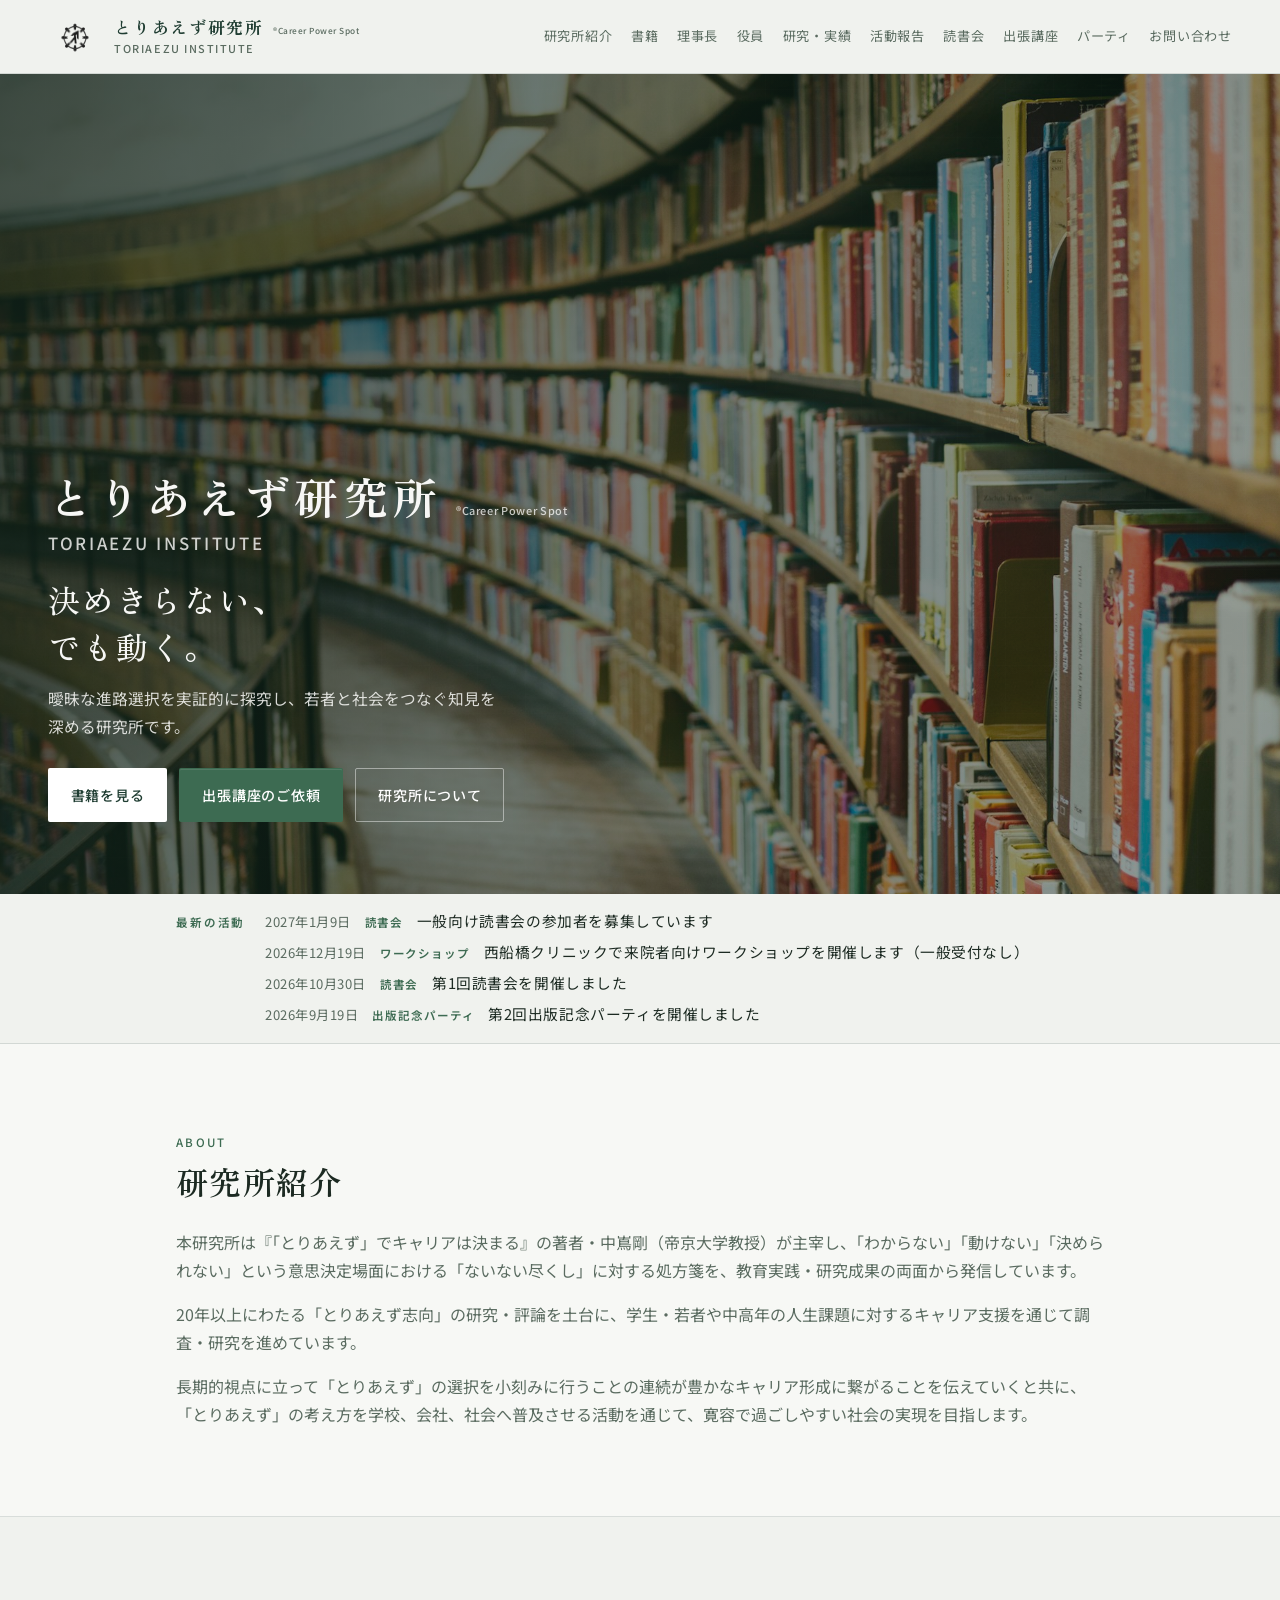
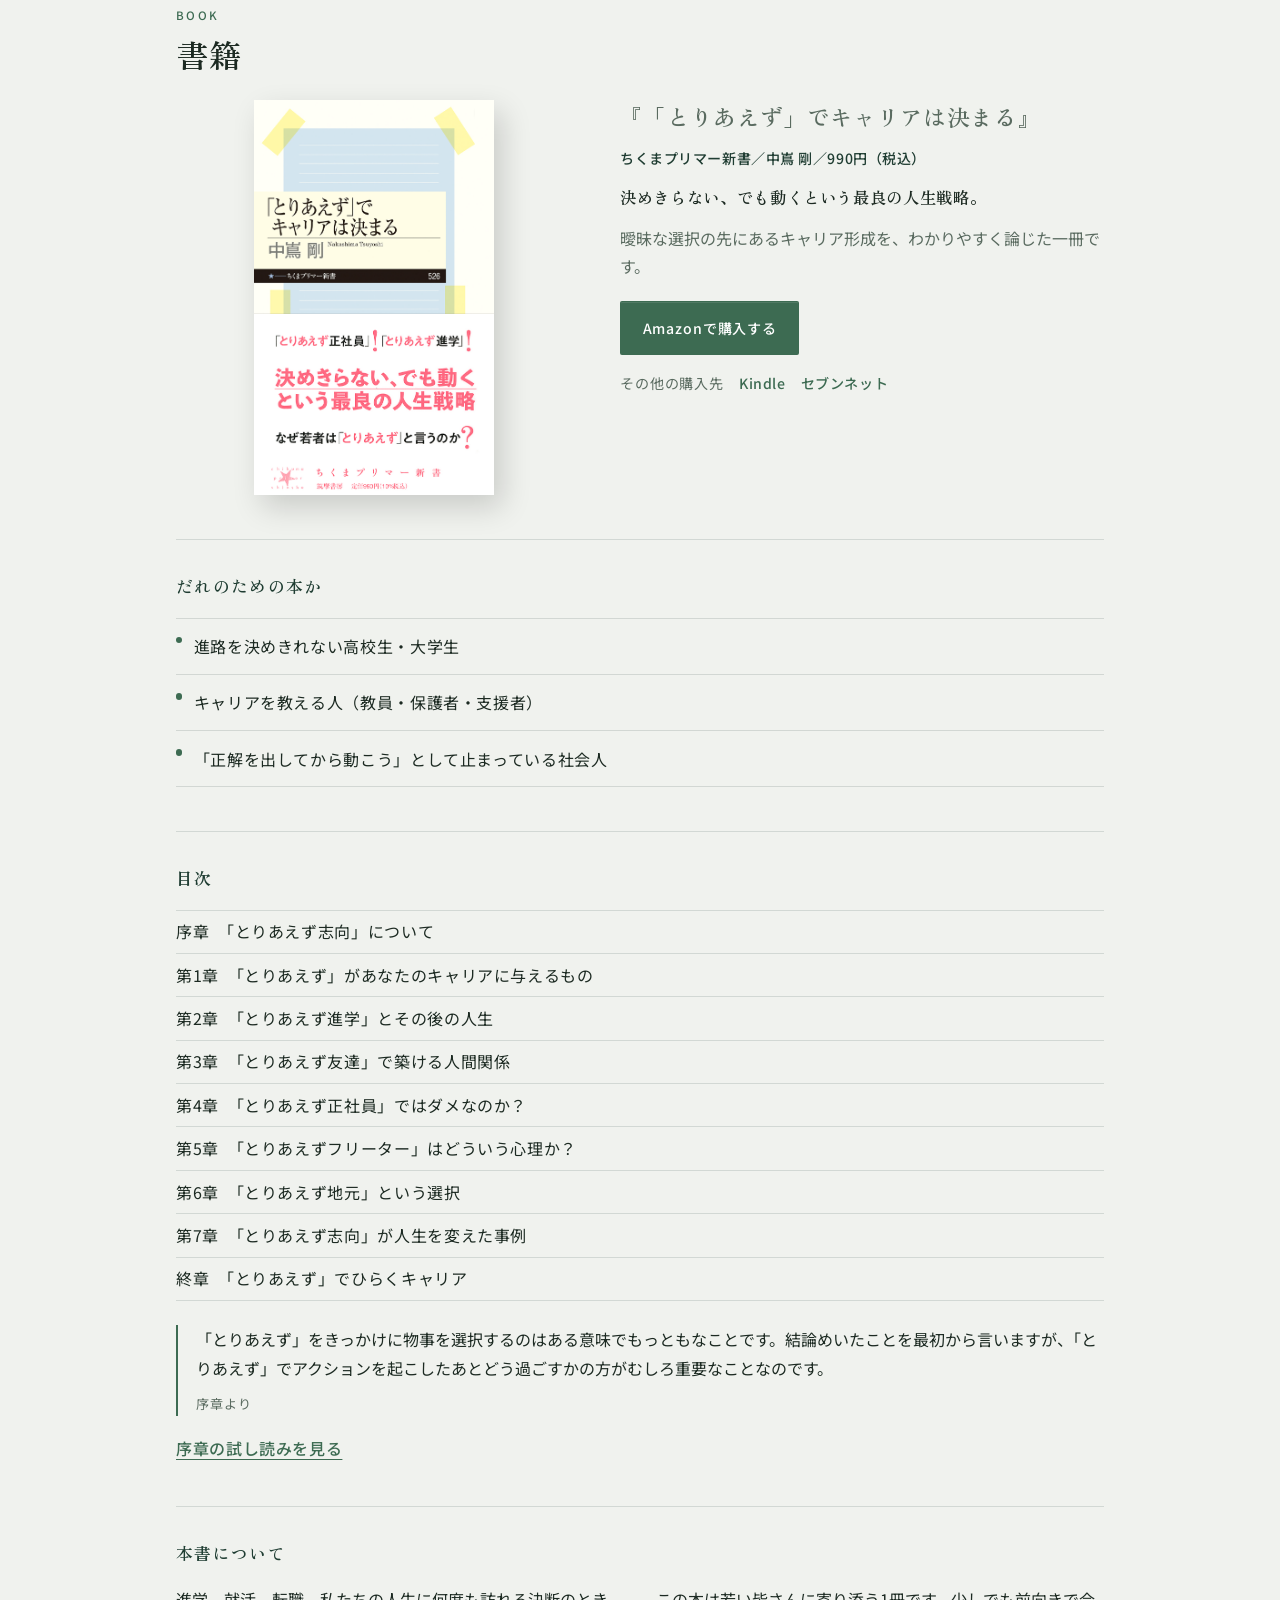
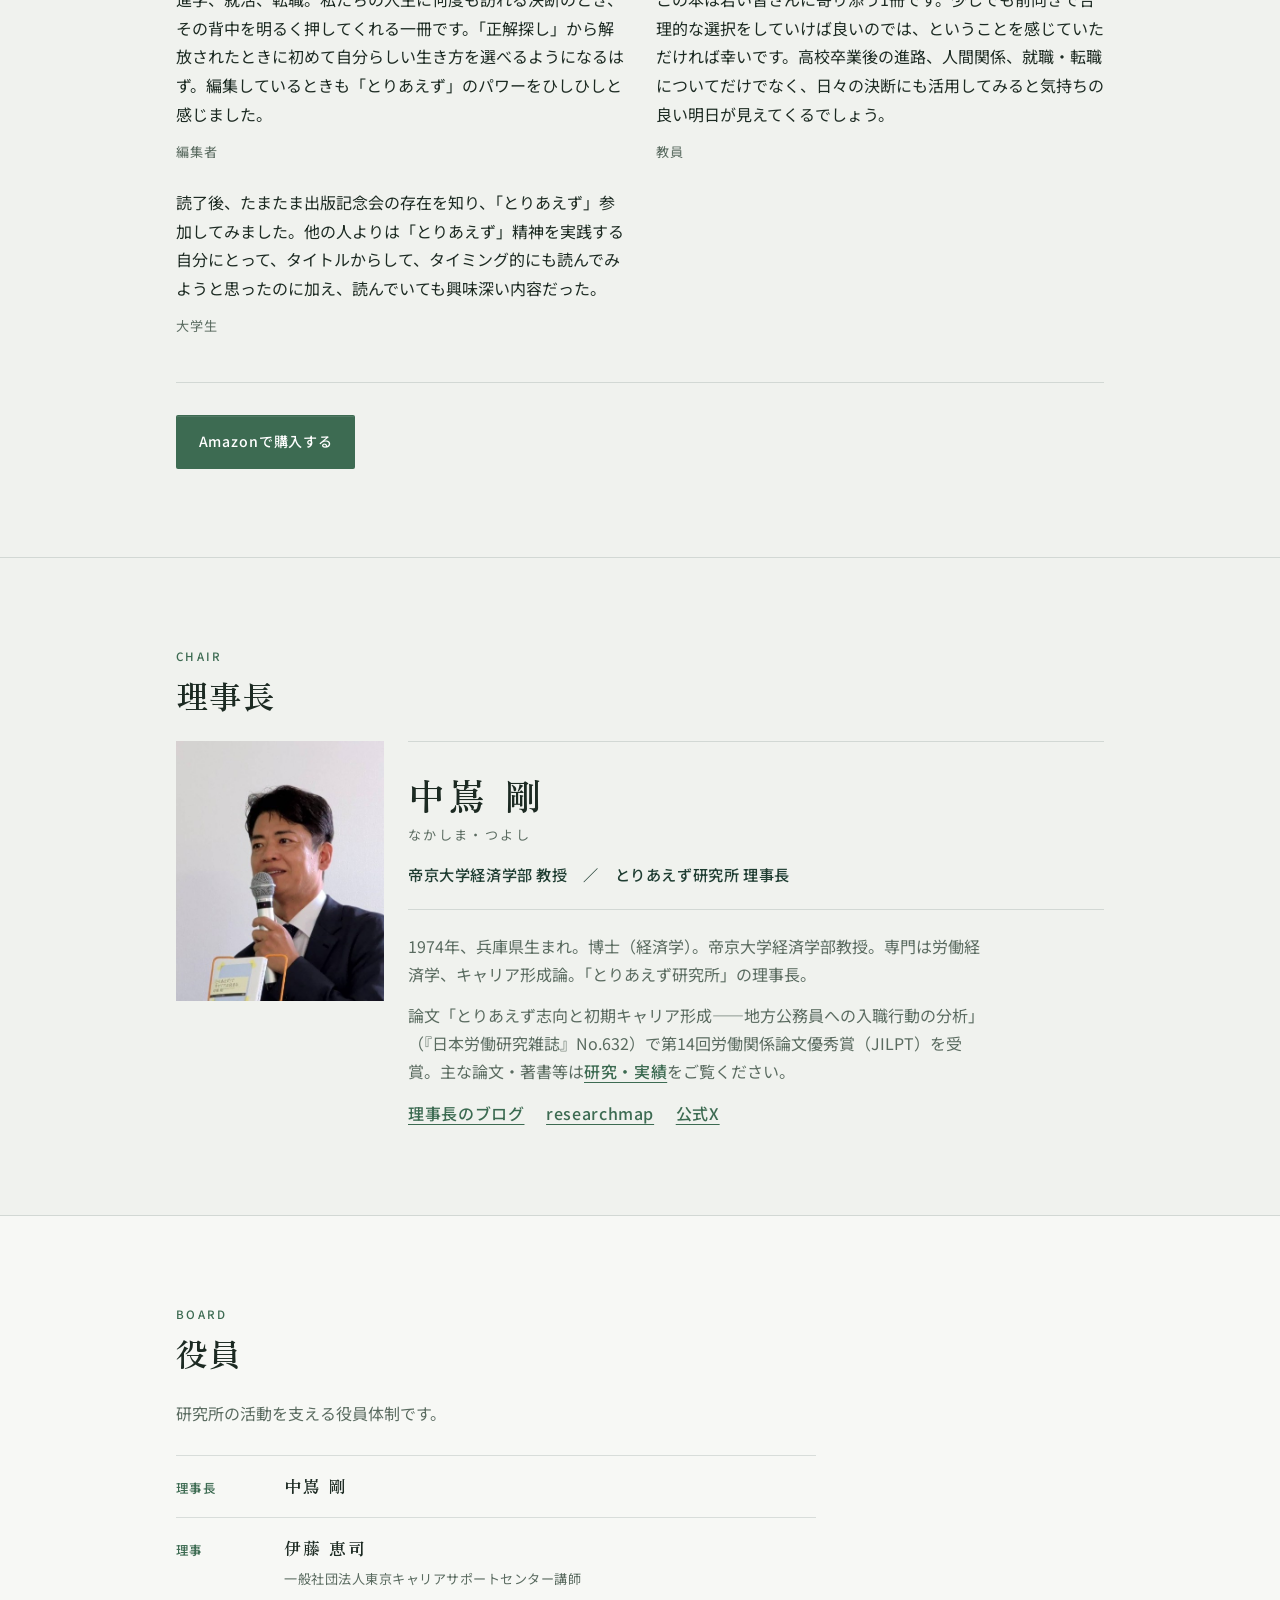
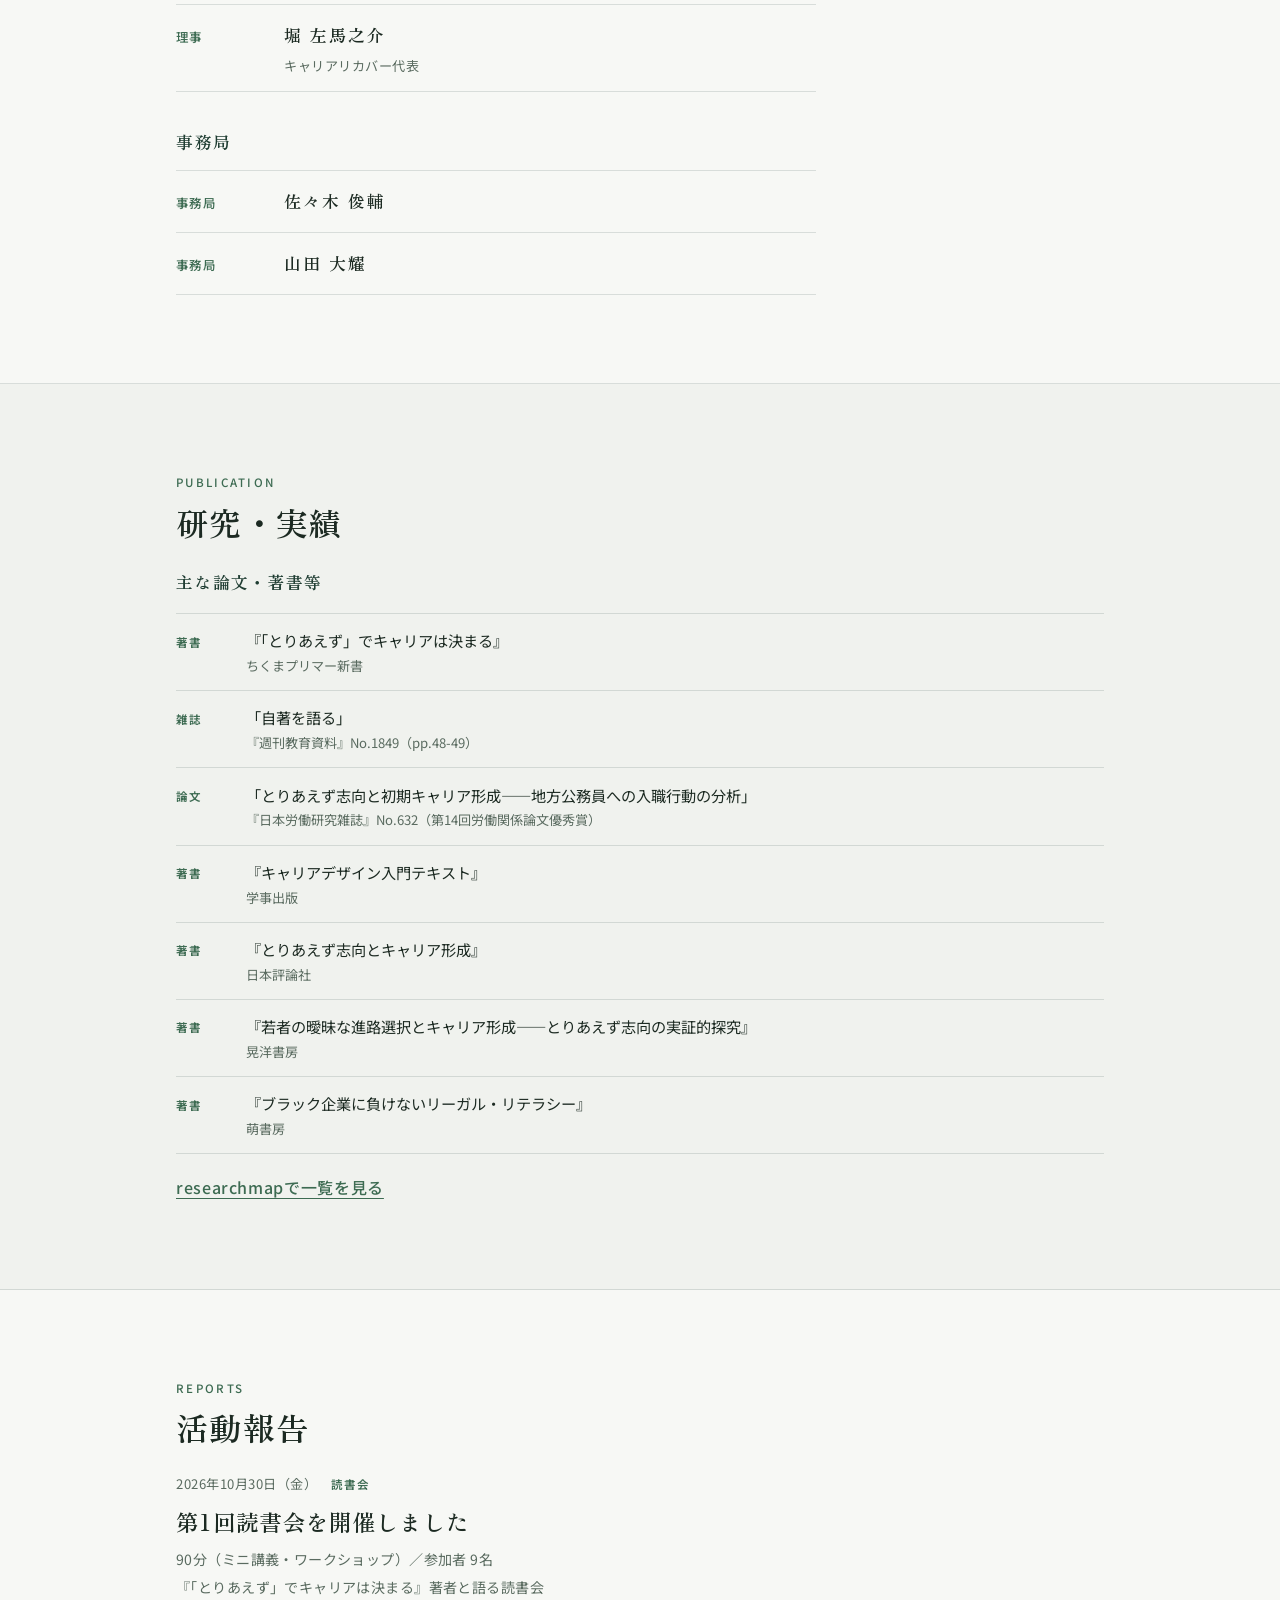
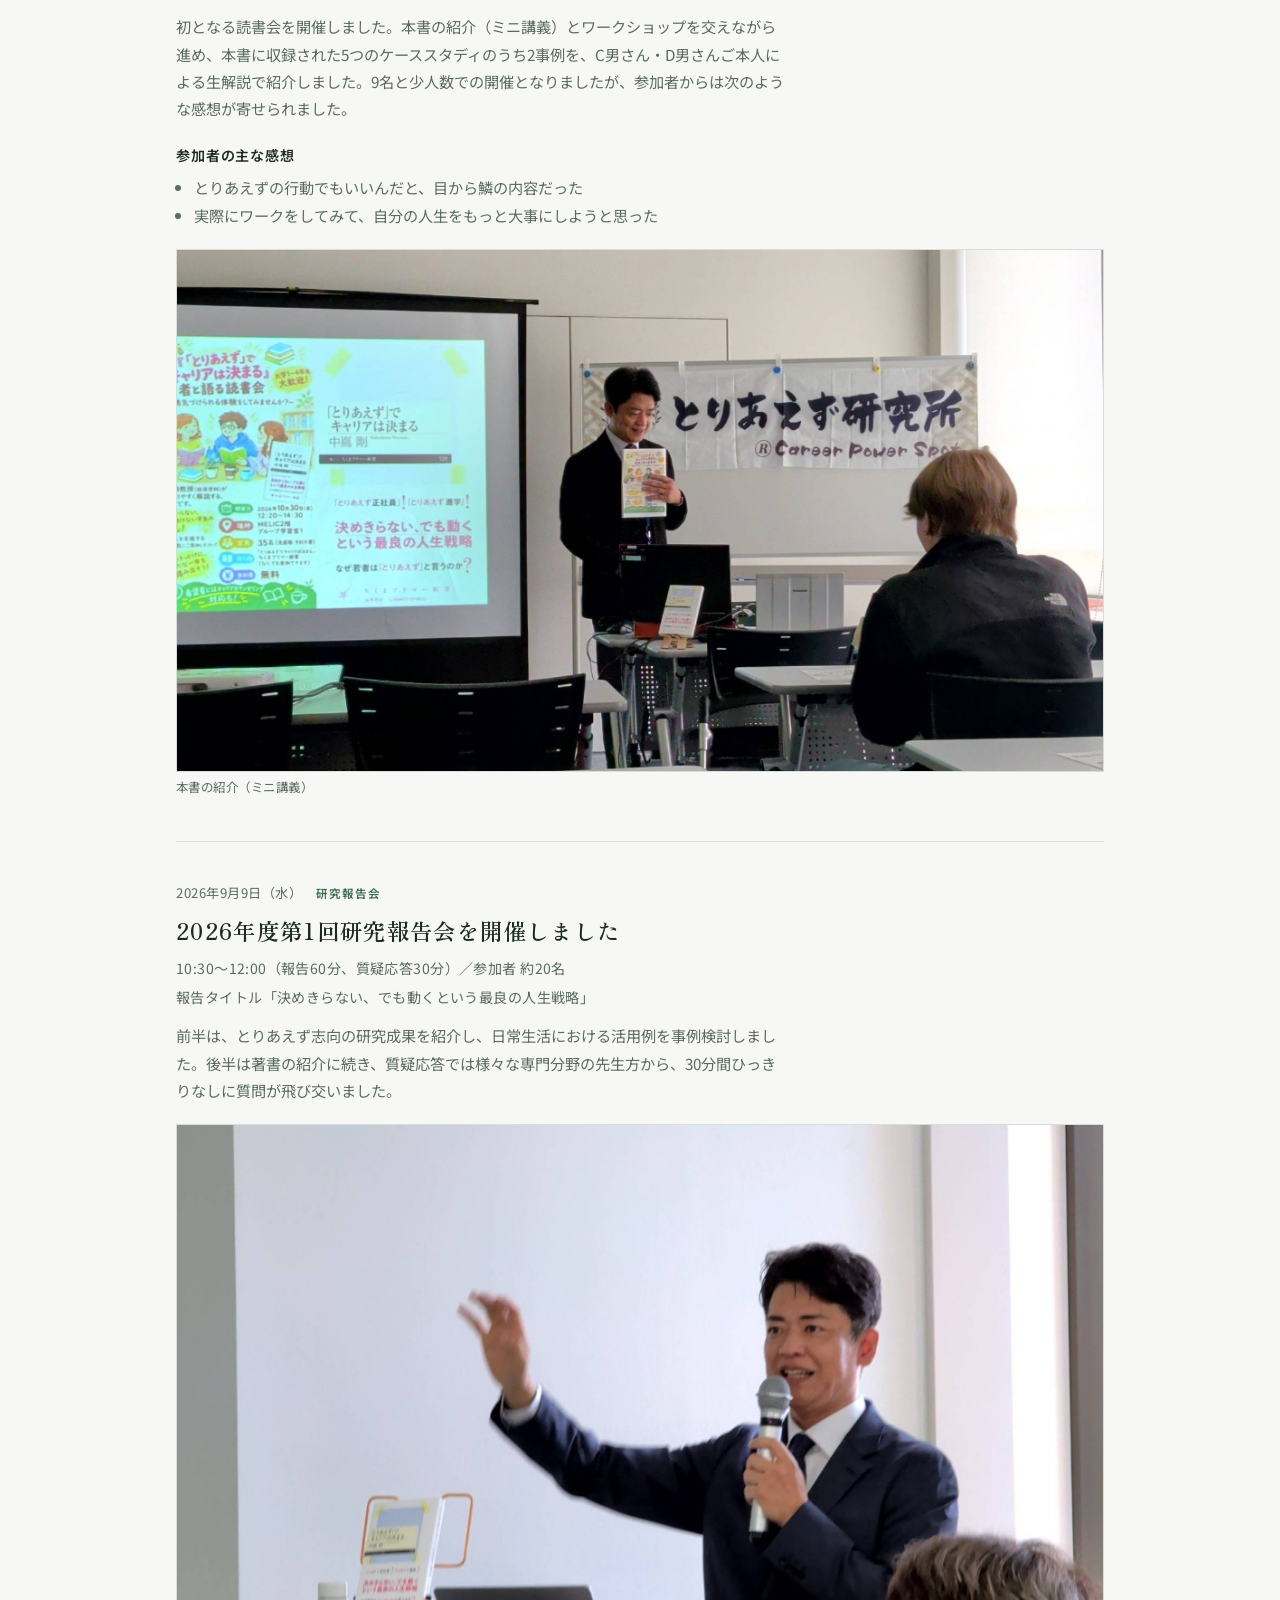
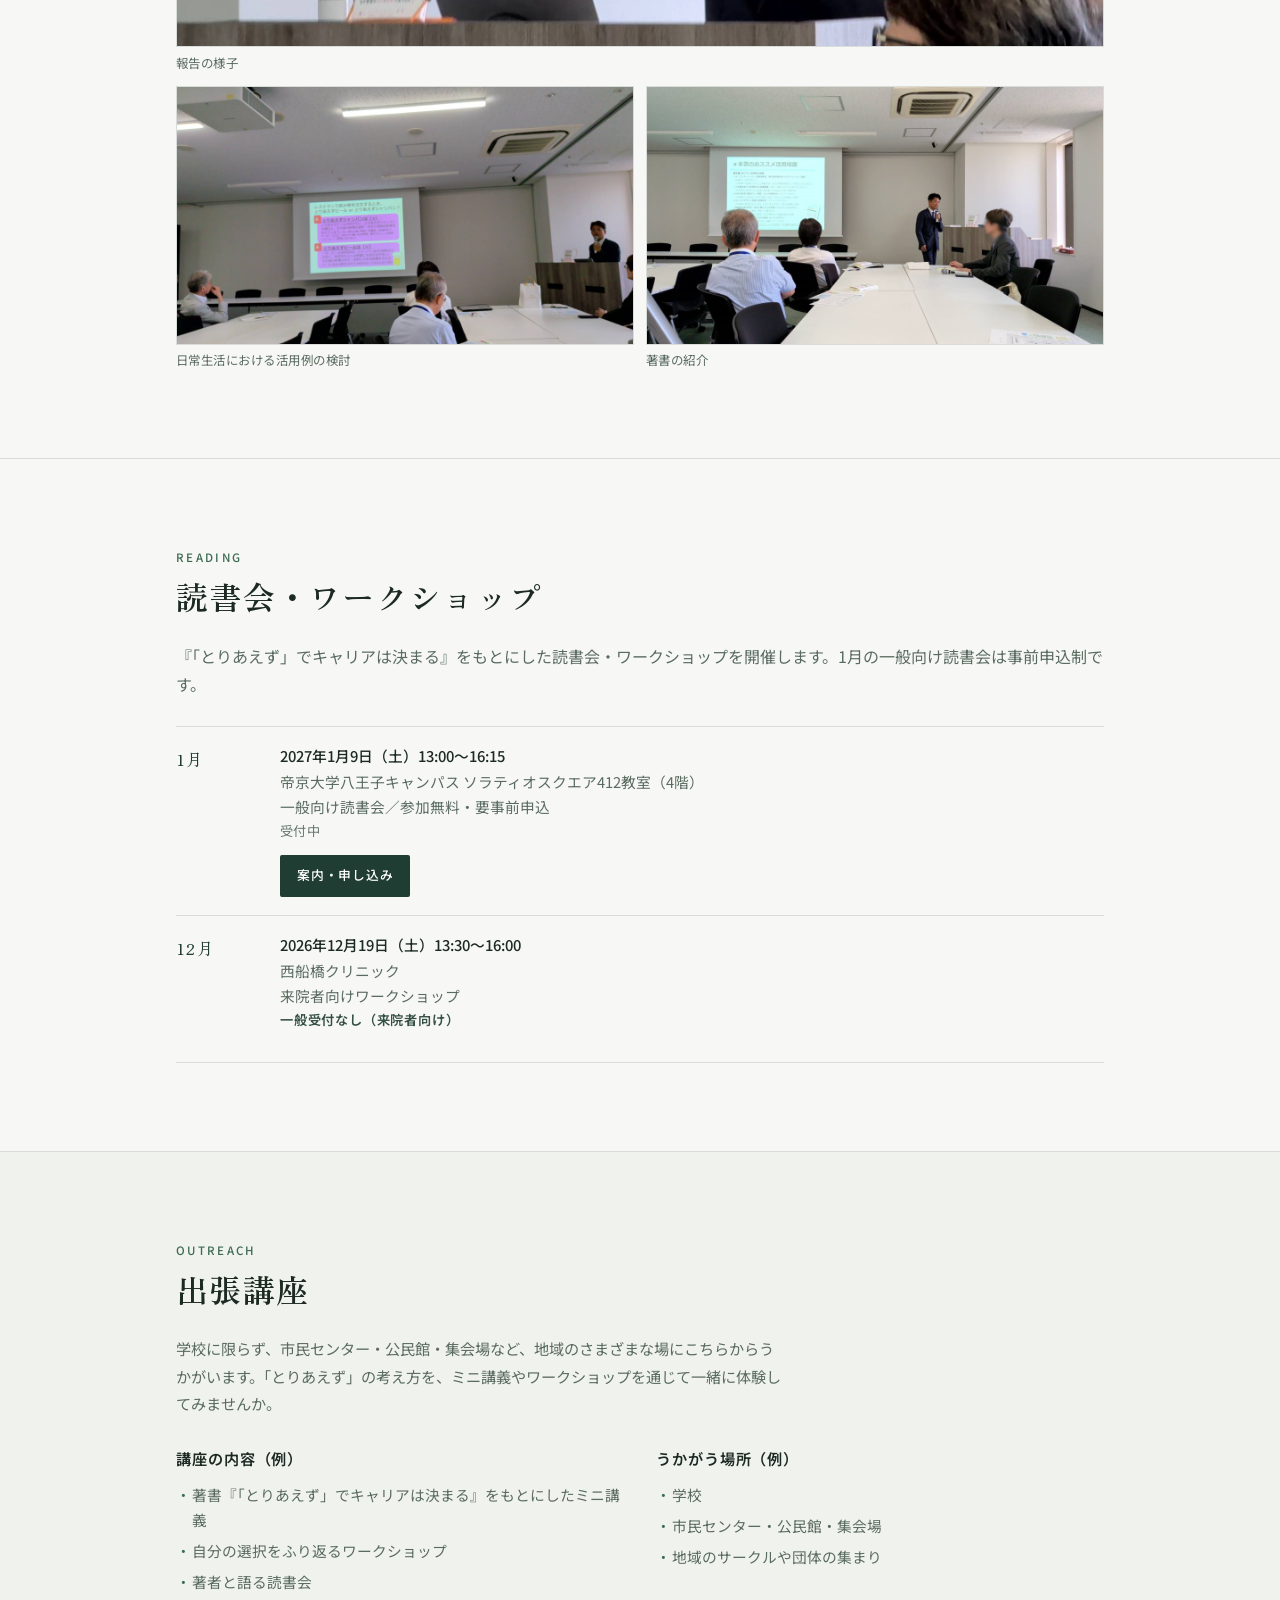
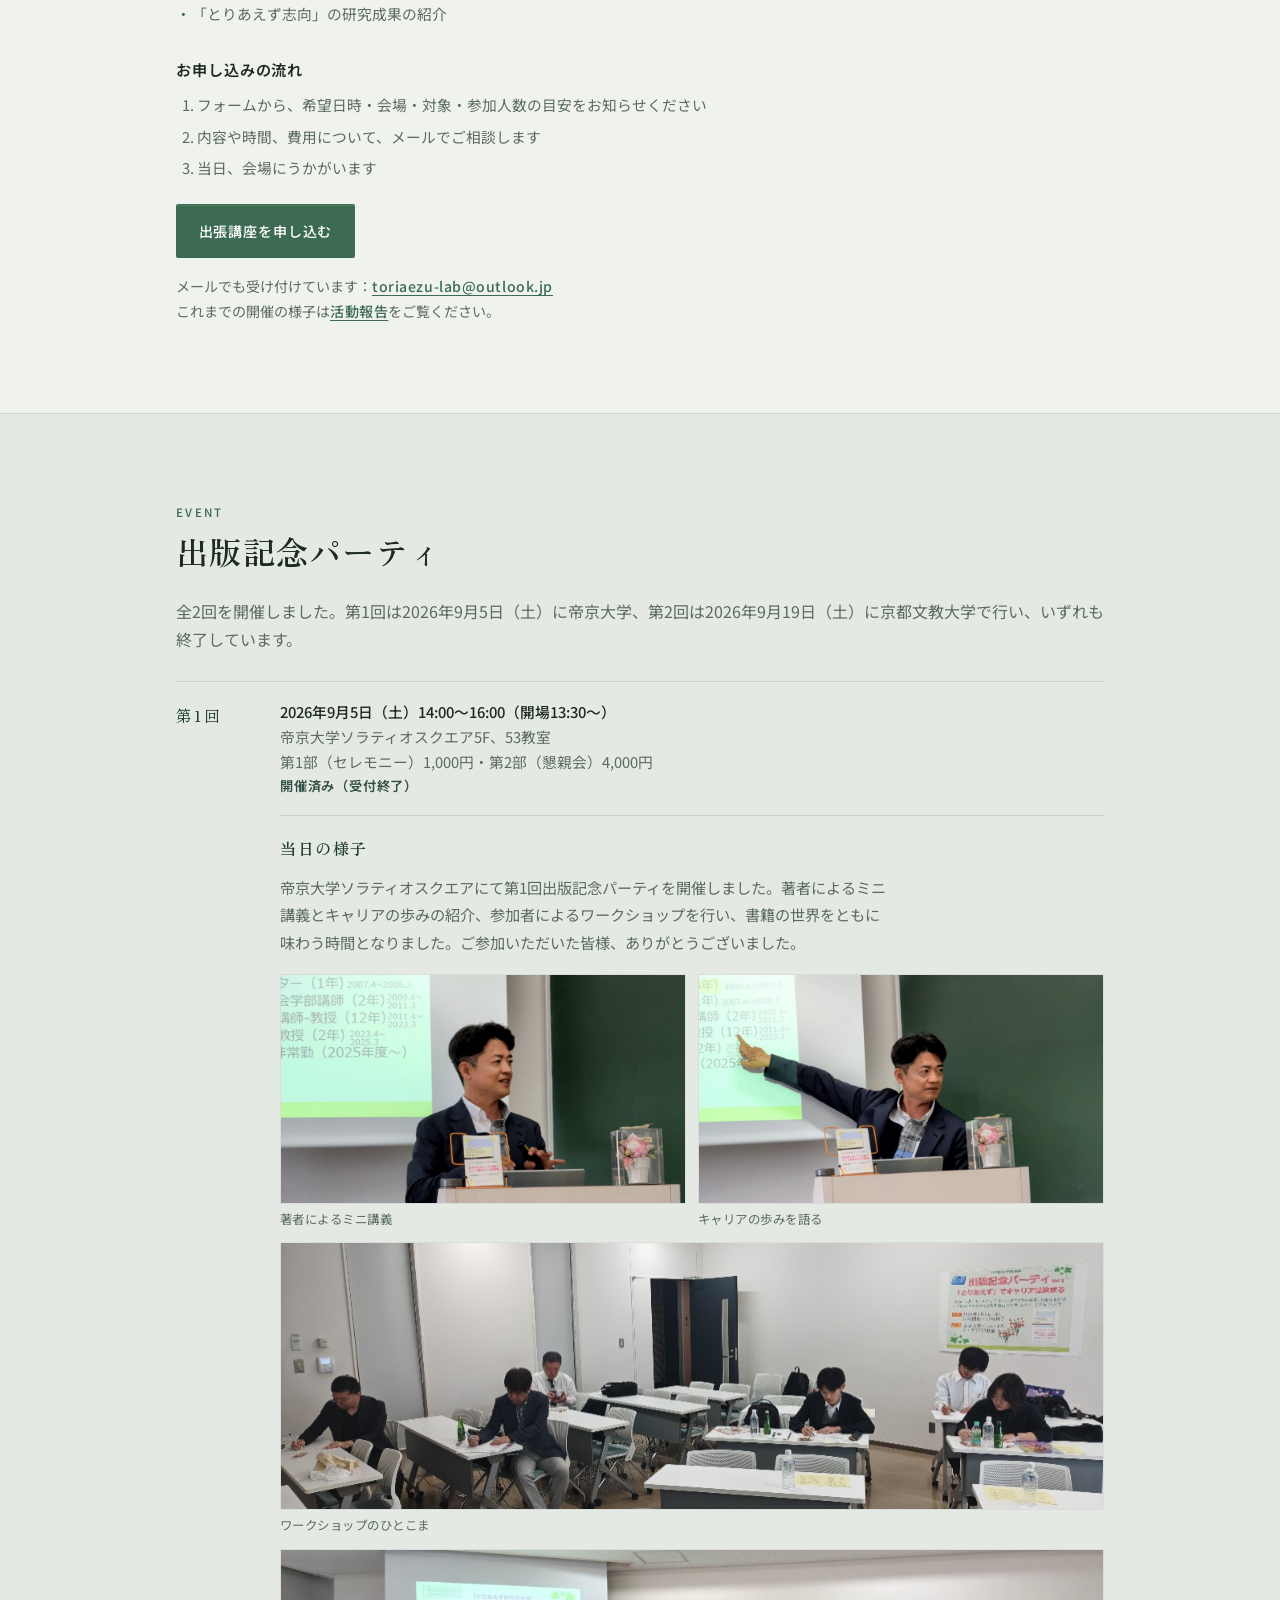
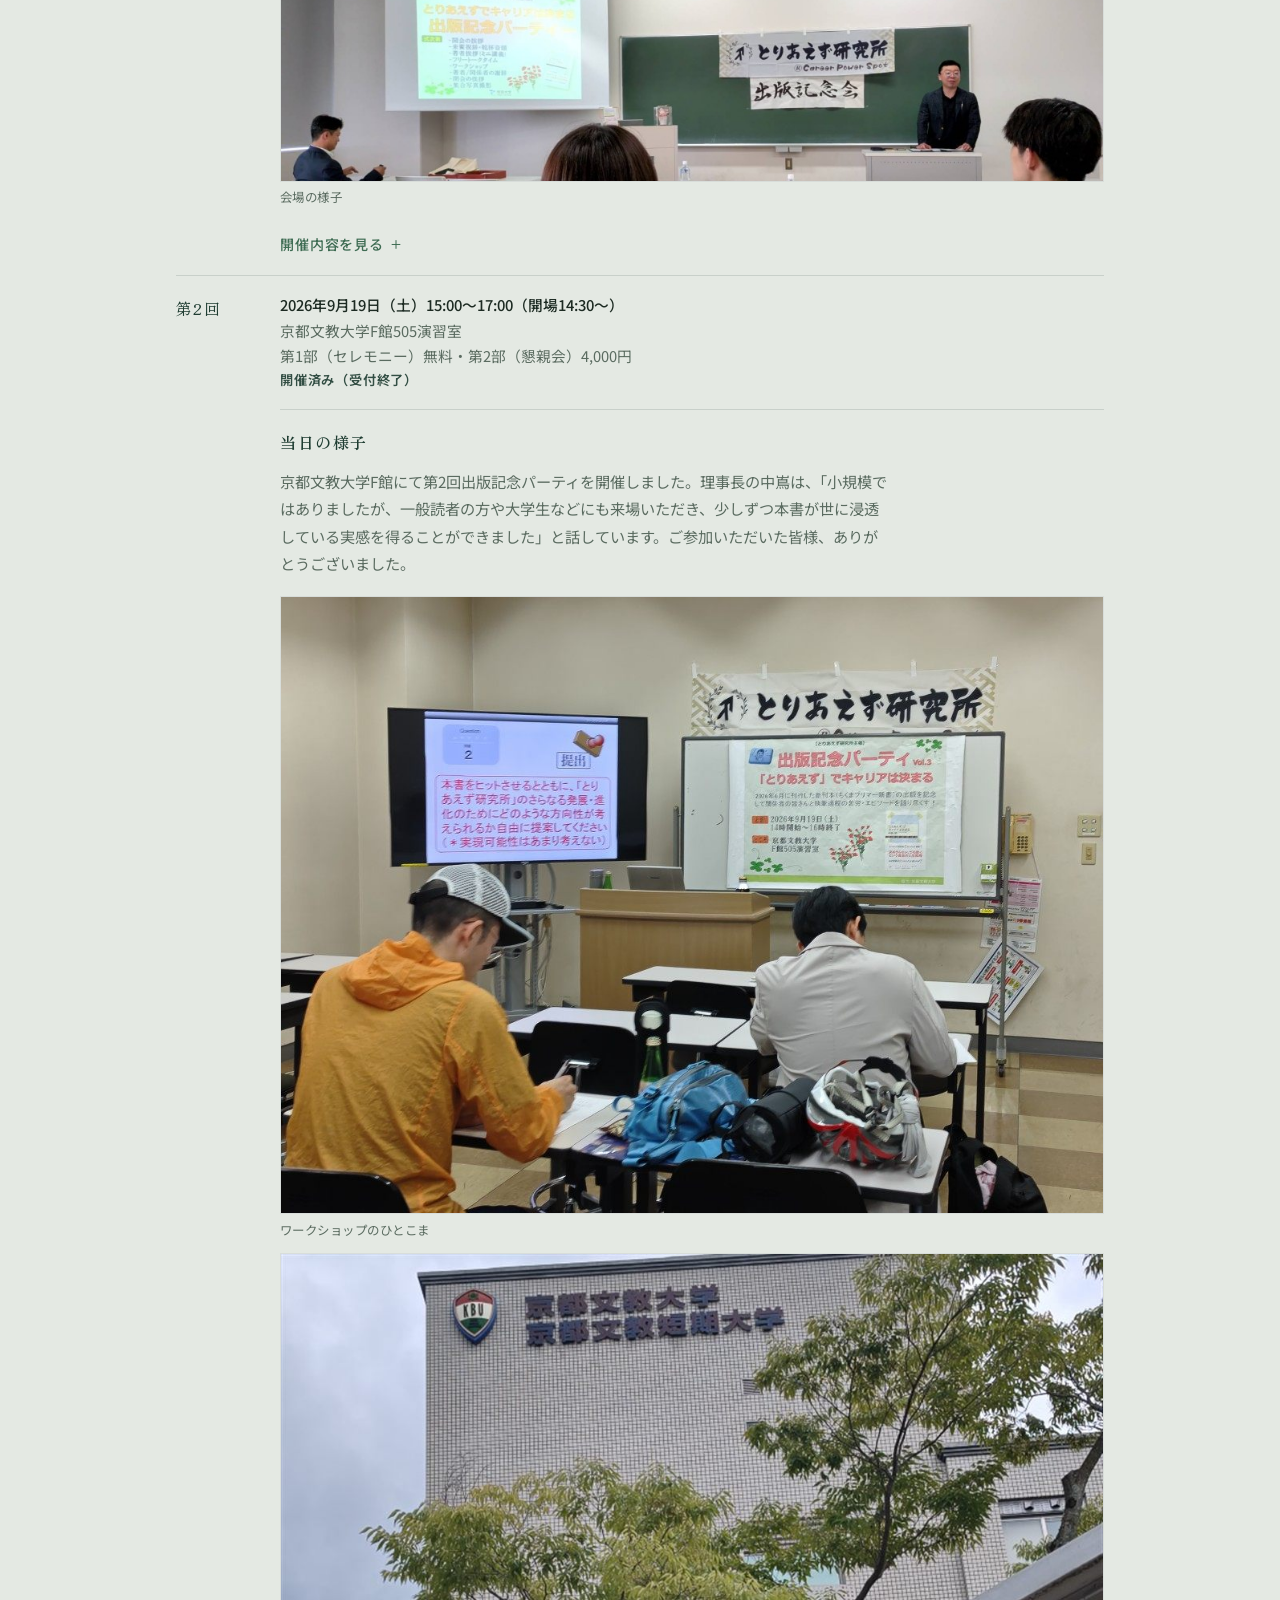
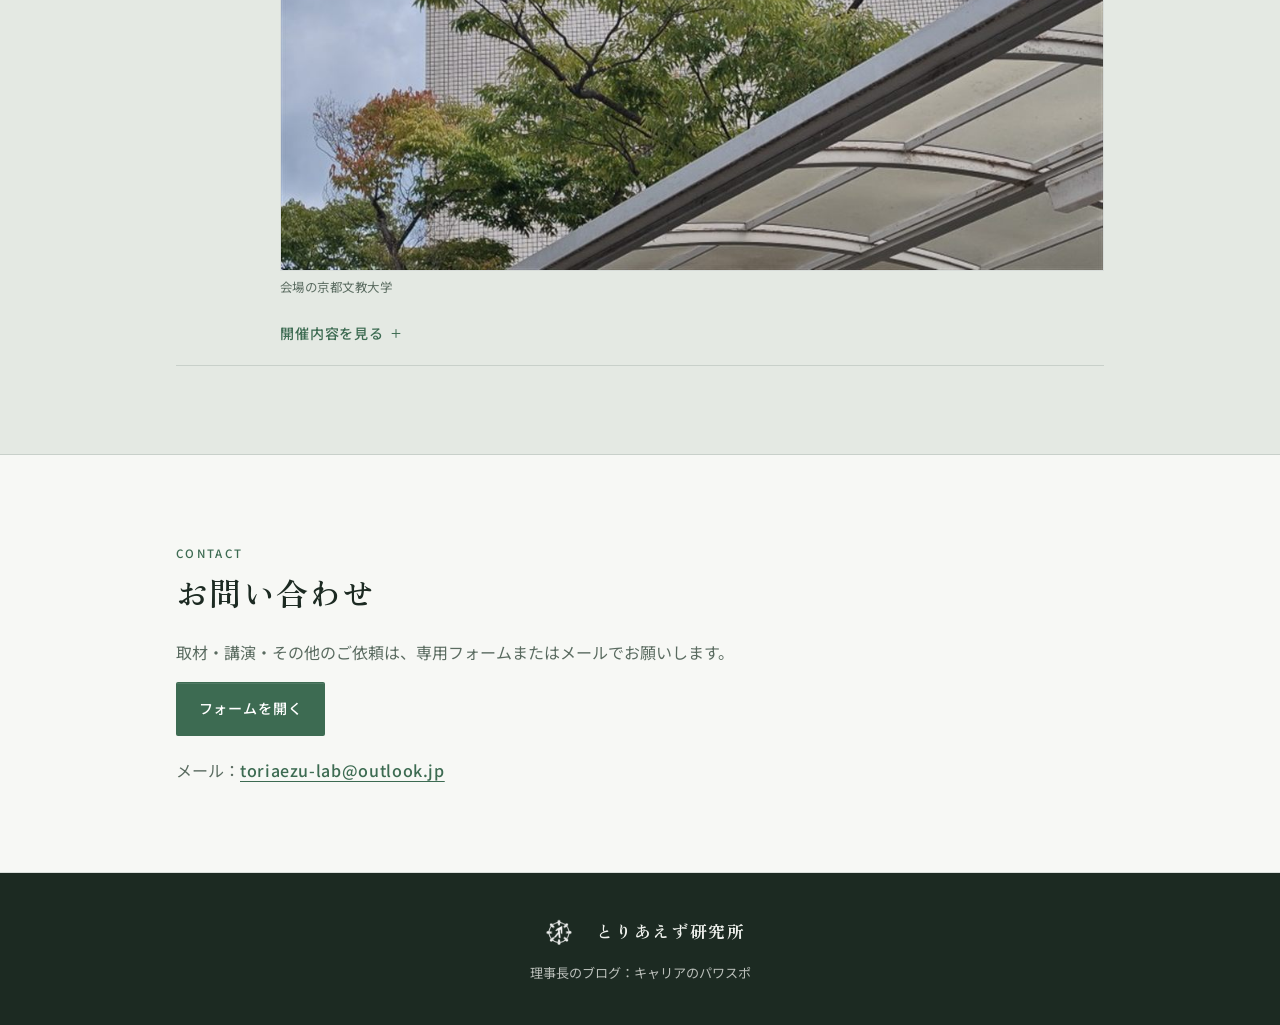
<file: index.html>
<!DOCTYPE html>
<html lang="ja">
<head>
  <meta charset="UTF-8" />
  <meta name="viewport" content="width=device-width, initial-scale=1" />
  <title>とりあえず研究所｜中嶌剛『「とりあえず」でキャリアは決まる』</title>
  <meta
    name="description"
    content="労働経済学者・中嶌剛のとりあえず研究所。ちくまプリマー新書『「とりあえず」でキャリアは決まる』の紹介、キャリア研究の実績、出版記念パーティ、取材・講演のご依頼はこちら。"
  />
  <link rel="canonical" href="https://toriaezu-lab.jp/" />
  <link rel="icon" href="/favicon.ico" sizes="any" />
  <link rel="icon" type="image/png" sizes="32x32" href="/favicon-32.png" />
  <link rel="icon" type="image/png" sizes="192x192" href="/favicon-192.png" />
  <link rel="apple-touch-icon" href="/apple-touch-icon.png" />
  <meta name="theme-color" content="#1f3d32" />

  <meta property="og:type" content="website" />
  <meta property="og:locale" content="ja_JP" />
  <meta property="og:site_name" content="とりあえず研究所" />
  <meta property="og:url" content="https://toriaezu-lab.jp/" />
  <meta property="og:title" content="とりあえず研究所｜中嶌剛『「とりあえず」でキャリアは決まる』" />
  <meta
    property="og:description"
    content="労働経済学者・中嶌剛のとりあえず研究所。ちくまプリマー新書『「とりあえず」でキャリアは決まる』の紹介、キャリア研究の実績、出版記念パーティ、取材・講演のご依頼はこちら。"
  />
  <meta property="og:image" content="https://toriaezu-lab.jp/images/og-image.jpg" />
  <meta property="og:image:width" content="1200" />
  <meta property="og:image:height" content="630" />
  <meta property="og:image:alt" content="中嶌剛著『「とりあえず」でキャリアは決まる』（ちくまプリマー新書）ととりあえず研究所" />

  <meta name="twitter:card" content="summary_large_image" />
  <meta name="twitter:site" content="@career_pawasupo" />
  <meta name="twitter:title" content="とりあえず研究所｜中嶌剛『「とりあえず」でキャリアは決まる』" />
  <meta
    name="twitter:description"
    content="労働経済学者・中嶌剛のとりあえず研究所。ちくまプリマー新書『「とりあえず」でキャリアは決まる』の紹介、キャリア研究の実績、取材・講演のご依頼はこちら。"
  />
  <meta name="twitter:image" content="https://toriaezu-lab.jp/images/og-image.jpg" />

  <link rel="preconnect" href="https://fonts.googleapis.com" />
  <link rel="preconnect" href="https://fonts.gstatic.com" crossorigin />
  <link href="https://fonts.googleapis.com/css2?family=Noto+Sans+JP:wght@400;500;600&family=Zen+Old+Mincho:wght@500;600;700&display=swap" rel="stylesheet" />
  <link rel="stylesheet" href="styles.css" />

  <script type="application/ld+json">
  {
    "@context": "https://schema.org",
    "@graph": [
      {
        "@type": "WebSite",
        "@id": "https://toriaezu-lab.jp/#website",
        "url": "https://toriaezu-lab.jp/",
        "name": "とりあえず研究所",
        "inLanguage": "ja",
        "publisher": { "@id": "https://toriaezu-lab.jp/#organization" }
      },
      {
        "@type": "WebPage",
        "@id": "https://toriaezu-lab.jp/#webpage",
        "url": "https://toriaezu-lab.jp/",
        "name": "とりあえず研究所｜中嶌剛『「とりあえず」でキャリアは決まる』",
        "description": "労働経済学者・中嶌剛のとりあえず研究所。ちくまプリマー新書『「とりあえず」でキャリアは決まる』の紹介、キャリア研究の実績、出版記念パーティ、取材・講演のご依頼はこちら。",
        "isPartOf": { "@id": "https://toriaezu-lab.jp/#website" },
        "about": [
          { "@id": "https://toriaezu-lab.jp/#organization" },
          { "@id": "https://toriaezu-lab.jp/#nakashima" },
          { "@id": "https://toriaezu-lab.jp/#book" }
        ]
      },
      {
        "@type": "Organization",
        "@id": "https://toriaezu-lab.jp/#organization",
        "name": "とりあえず研究所",
        "alternateName": ["TORIAEZU INSTITUTE", "Career Power Spot"],
        "url": "https://toriaezu-lab.jp/",
        "logo": "https://toriaezu-lab.jp/images/toriaezu-logo.png",
        "founder": { "@id": "https://toriaezu-lab.jp/#nakashima" },
        "sameAs": [
          "https://ameblo.jp/kyarispo/",
          "https://x.com/career_pawasupo"
        ]
      },
      {
        "@type": "Person",
        "@id": "https://toriaezu-lab.jp/#nakashima",
        "name": "中嶌剛",
        "alternateName": ["なかしま・つよし", "Nakashima Tsuyoshi"],
        "jobTitle": "帝京大学経済学部 教授／とりあえず研究所 理事長",
        "affiliation": { "@id": "https://toriaezu-lab.jp/#organization" },
        "worksFor": {
          "@type": "CollegeOrUniversity",
          "name": "帝京大学"
        },
        "url": "https://toriaezu-lab.jp/#profile",
        "image": "https://toriaezu-lab.jp/images/nakashima-tsuyoshi.jpg",
        "description": "1974年、兵庫県生まれ。博士（経済学）。帝京大学経済学部教授。専門は労働経済学、キャリア形成論。「とりあえず研究所」の理事長。",
        "sameAs": [
          "https://researchmap.jp/read0143948",
          "https://ameblo.jp/kyarispo/",
          "https://x.com/career_pawasupo"
        ]
      },
      {
        "@type": "Book",
        "@id": "https://toriaezu-lab.jp/#book",
        "name": "「とりあえず」でキャリアは決まる",
        "author": { "@id": "https://toriaezu-lab.jp/#nakashima" },
        "isbn": "978-4-480-68559-9",
        "datePublished": "2026-06-10",
        "inLanguage": "ja",
        "numberOfPages": 224,
        "bookFormat": "https://schema.org/Paperback",
        "publisher": {
          "@type": "Organization",
          "name": "筑摩書房"
        },
        "isPartOf": {
          "@type": "BookSeries",
          "name": "ちくまプリマー新書"
        },
        "image": "https://toriaezu-lab.jp/images/toriaezu-career-book.png",
        "url": "https://toriaezu-lab.jp/#book",
        "sameAs": "https://www.chikumashobo.co.jp/product/9784480685599/",
        "description": "決めきらない、でも動くという最良の人生戦略。曖昧な選択の先にあるキャリア形成を、わかりやすく論じた一冊。"
      }
    ]
  }
  </script>
</head>
<body data-theme="mori">
  <header class="site-header">
    <a class="wordmark" href="./">
      <img
        class="wordmark__logo"
        src="images/toriaezu-logo.png"
        alt=""
        width="64"
        height="48"
      />
      <span class="wordmark__text">
        <span class="wordmark__brand-row">
          <span class="wordmark__name">とりあえず研究所</span>
          <span class="wordmark__tm"><span aria-hidden="true">®</span>Career Power Spot</span>
        </span>
        <span class="wordmark__en">TORIAEZU INSTITUTE</span>
      </span>
    </a>
    <button
      type="button"
      class="nav-toggle"
      aria-expanded="false"
      aria-controls="site-nav"
      aria-label="メニューを開く"
    >
      <span class="nav-toggle__bars" aria-hidden="true"></span>
    </button>
    <nav class="nav" id="site-nav" aria-label="メイン">
      <a href="#about">研究所紹介</a>
      <a href="#book">書籍</a>
      <a href="#profile">理事長</a>
      <a href="#officers">役員</a>
      <a href="#research">研究・実績</a>
      <a href="#activity">活動報告</a>
      <a href="#reading">読書会</a>
      <a href="#outreach">出張講座</a>
      <a href="#party">パーティ</a>
      <a href="#contact">お問い合わせ</a>
    </nav>
  </header>

  <main>
    <section class="hero" aria-label="ヒーロー">
      <div class="hero__media" aria-hidden="true">
        <div class="hero__image"></div>
        <div class="hero__veil"></div>
      </div>
      <div class="hero__content">
        <h1 class="hero__brand">
          <span class="hero__brand-row">
            <span class="hero__name">とりあえず研究所</span>
            <span class="hero__tm"><span aria-hidden="true">®</span>Career Power Spot</span>
          </span>
          <span class="hero__en">TORIAEZU INSTITUTE</span>
        </h1>
        <p class="hero__title">決めきらない、<br />でも動く。</p>
        <p class="hero__lead">
          曖昧な進路選択を実証的に探究し、若者と社会をつなぐ知見を深める研究所です。
        </p>
        <div class="hero__actions">
          <a class="btn btn--primary" href="#book">書籍を見る</a>
          <a class="btn btn--accent" href="#outreach">出張講座のご依頼</a>
          <a class="btn btn--ghost" href="#about">研究所について</a>
        </div>
      </div>
    </section>

    <div class="content-rail">
      <section class="updates" aria-label="最新の活動">
        <div class="updates__frame">
          <p class="updates__label">最新の活動</p>
          <ul class="updates__list">
            <li>
              <a href="reading-2027-01-09.html">
                <time datetime="2027-01-09">2027年1月9日</time>
                <span class="updates__kind">読書会</span>
                <span class="updates__title">一般向け読書会の参加者を募集しています</span>
              </a>
            </li>
            <li>
              <a href="#reading-2026-12">
                <time datetime="2026-12-19">2026年12月19日</time>
                <span class="updates__kind">ワークショップ</span>
                <span class="updates__title">西船橋クリニックで来院者向けワークショップを開催します（一般受付なし）</span>
              </a>
            </li>
            <li>
              <a href="#reading-2026-1">
                <time datetime="2026-10-30">2026年10月30日</time>
                <span class="updates__kind">読書会</span>
                <span class="updates__title">第1回読書会を開催しました</span>
              </a>
            </li>
            <li>
              <a href="#party-vol2">
                <time datetime="2026-09-19">2026年9月19日</time>
                <span class="updates__kind">出版記念パーティ</span>
                <span class="updates__title">第2回出版記念パーティを開催しました</span>
              </a>
            </li>
          </ul>
        </div>
      </section>

      <section class="block block--elevated" id="about">
        <div class="block__frame">
          <header class="block__head">
            <p class="eyebrow">About</p>
            <h2>研究所紹介</h2>
          </header>
          <div class="block__body">
            <p class="band__text">
              本研究所は『「とりあえず」でキャリアは決まる』の著者・中嶌剛（帝京大学教授）が主宰し、「わからない」「動けない」「決められない」という意思決定場面における「ないない尽くし」に対する処方箋を、教育実践・研究成果の両面から発信しています。
            </p>
            <p class="band__text">
              20年以上にわたる「とりあえず志向」の研究・評論を土台に、学生・若者や中高年の人生課題に対するキャリア支援を通じて調査・研究を進めています。
            </p>
            <p class="band__text">
              長期的視点に立って「とりあえず」の選択を小刻みに行うことの連続が豊かなキャリア形成に繋がることを伝えていくと共に、「とりあえず」の考え方を学校、会社、社会へ普及させる活動を通じて、寛容で過ごしやすい社会の実現を目指します。
            </p>
          </div>
        </div>
      </section>

      <section class="block" id="book" aria-labelledby="book-heading">
        <div class="block__frame">
          <header class="block__head">
            <p class="eyebrow">Book</p>
            <h2 id="book-heading">書籍</h2>
          </header>
          <div class="block__body">
            <div class="book__layout">
              <div class="book__visual">
                <figure class="book__figure">
                  <img
                    class="book__cover-img"
                    src="images/toriaezu-career-book.png"
                    alt="中嶌剛著『「とりあえず」でキャリアは決まる』（ちくまプリマー新書）の書影"
                    width="440"
                    height="700"
                  />
                </figure>
              </div>
              <div class="book__copy">
                <p class="book__title">『「とりあえず」でキャリアは決まる』</p>
                <p class="book__meta">ちくまプリマー新書／中嶌 剛／990円（税込）</p>
                <p class="book__hook">決めきらない、でも動くという最良の人生戦略。</p>
                <p>
                  曖昧な選択の先にあるキャリア形成を、わかりやすく論じた一冊です。
                </p>
                <a
                  class="btn btn--primary"
                  href="https://www.amazon.co.jp/dp/4480685596"
                  target="_blank"
                  rel="noopener noreferrer"
                  aria-label="Amazonで購入する（新しいタブで開く）"
                >Amazonで購入する</a>
                <p class="book__stores">
                  <span class="book__stores-label">その他の購入先</span>
                  <a href="https://www.amazon.co.jp/dp/B0H19Z8DCG" target="_blank" rel="noopener noreferrer" aria-label="Kindleで購入する（新しいタブで開く）">Kindle</a>
                  <a href="https://7net.omni7.jp/detail/1107706346.html" target="_blank" rel="noopener noreferrer" aria-label="セブンネットで購入する（新しいタブで開く）">セブンネット</a>
                </p>
              </div>
            </div>

            <div class="book__panel">
              <h3 class="book__subhead">だれのための本か</h3>
              <ul class="book__audience">
                <li>進路を決めきれない高校生・大学生</li>
                <li>キャリアを教える人（教員・保護者・支援者）</li>
                <li>「正解を出してから動こう」として止まっている社会人</li>
              </ul>
            </div>

            <div class="book__panel">
              <h3 class="book__subhead">目次</h3>
              <ol class="book__toc">
                <li>序章　「とりあえず志向」について</li>
                <li>第1章　「とりあえず」があなたのキャリアに与えるもの</li>
                <li>第2章　「とりあえず進学」とその後の人生</li>
                <li>第3章　「とりあえず友達」で築ける人間関係</li>
                <li>第4章　「とりあえず正社員」ではダメなのか？</li>
                <li>第5章　「とりあえずフリーター」はどういう心理か？</li>
                <li>第6章　「とりあえず地元」という選択</li>
                <li>第7章　「とりあえず志向」が人生を変えた事例</li>
                <li>終章　「とりあえず」でひらくキャリア</li>
              </ol>
              <blockquote class="book__excerpt">
                <p>「とりあえず」をきっかけに物事を選択するのはある意味でもっともなことです。結論めいたことを最初から言いますが、「とりあえず」でアクションを起こしたあとどう過ごすかの方がむしろ重要なことなのです。</p>
                <footer>序章より</footer>
              </blockquote>
              <p class="book__sample">
                <a class="text-link" href="https://www.webchikuma.com/n/n38be229ab3e9" target="_blank" rel="noopener noreferrer" aria-label="序章の試し読みを見る（新しいタブで開く）">序章の試し読みを見る</a>
              </p>
            </div>

            <div class="book__panel">
              <h3 class="book__subhead">本書について</h3>
              <ul class="book__voices">
                <li>
                  <blockquote class="book__quote">
                    <p>進学、就活、転職。私たちの人生に何度も訪れる決断のとき、その背中を明るく押してくれる一冊です。「正解探し」から解放されたときに初めて自分らしい生き方を選べるようになるはず。編集しているときも「とりあえず」のパワーをひしひしと感じました。</p>
                    <footer>編集者</footer>
                  </blockquote>
                </li>
                <li>
                  <blockquote class="book__quote">
                    <p>この本は若い皆さんに寄り添う1冊です。少しでも前向きで合理的な選択をしていけば良いのでは、ということを感じていただければ幸いです。高校卒業後の進路、人間関係、就職・転職についてだけでなく、日々の決断にも活用してみると気持ちの良い明日が見えてくるでしょう。</p>
                    <footer>教員</footer>
                  </blockquote>
                </li>
                <li>
                  <blockquote class="book__quote">
                    <p>読了後、たまたま出版記念会の存在を知り、「とりあえず」参加してみました。他の人よりは「とりあえず」精神を実践する自分にとって、タイトルからして、タイミング的にも読んでみようと思ったのに加え、読んでいても興味深い内容だった。</p>
                    <footer>大学生</footer>
                  </blockquote>
                </li>
              </ul>
            </div>

            <p class="book__cta">
              <a
                class="btn btn--primary"
                href="https://www.amazon.co.jp/dp/4480685596"
                target="_blank"
                rel="noopener noreferrer"
                aria-label="Amazonで購入する（新しいタブで開く）"
              >Amazonで購入する</a>
            </p>
          </div>
        </div>
      </section>

      <section class="block" id="profile" aria-labelledby="profile-heading">
        <div class="block__frame">
          <header class="block__head">
            <p class="eyebrow">Chair</p>
            <h2 id="profile-heading">理事長</h2>
          </header>
          <div class="block__body">
            <div class="profile__layout">
              <figure class="profile__portrait">
                <img
                  class="profile__photo"
                  src="images/nakashima-tsuyoshi.jpg"
                  alt="中嶌剛教授"
                  width="461"
                  height="576"
                />
              </figure>
              <div class="profile__body">
                <p class="profile__name">中嶌 剛</p>
                <p class="profile__reading">なかしま・つよし</p>
                <p class="profile__role">帝京大学経済学部 教授　／　とりあえず研究所 理事長</p>
                <p class="profile__bio">
                  1974年、兵庫県生まれ。博士（経済学）。帝京大学経済学部教授。専門は労働経済学、キャリア形成論。「とりあえず研究所」の理事長。
                </p>
                <p class="profile__bio">
                  論文「とりあえず志向と初期キャリア形成――地方公務員への入職行動の分析」（『日本労働研究雑誌』No.632）で第14回労働関係論文優秀賞（JILPT）を受賞。主な論文・著書等は<a class="text-link" href="#research">研究・実績</a>をご覧ください。
                </p>
                <p class="profile__links">
                  <a class="text-link" href="https://ameblo.jp/kyarispo/" target="_blank" rel="noopener noreferrer" aria-label="理事長のブログ（新しいタブで開く）">理事長のブログ</a>
                  <a class="text-link" href="https://researchmap.jp/read0143948" target="_blank" rel="noopener noreferrer" aria-label="researchmap（新しいタブで開く）">researchmap</a>
                  <a class="text-link" href="https://x.com/career_pawasupo" target="_blank" rel="noopener noreferrer" aria-label="公式X（新しいタブで開く）">公式X</a>
                </p>
              </div>
            </div>
          </div>
        </div>
      </section>

      <section class="block block--elevated" id="officers" aria-labelledby="officers-heading">
        <div class="block__frame">
          <header class="block__head">
            <p class="eyebrow">Board</p>
            <h2 id="officers-heading">役員</h2>
          </header>
          <div class="block__body">
            <p class="officers__lead">研究所の活動を支える役員体制です。</p>
            <dl class="officers__list">
              <div class="officers__row">
                <dt>理事長</dt>
                <dd>中嶌 剛</dd>
              </div>
              <div class="officers__row">
                <dt>理事</dt>
                <dd>
                  <span class="officers__name">伊藤 恵司</span>
                  <span class="officers__affiliation">一般社団法人東京キャリアサポートセンター講師</span>
                </dd>
              </div>
              <div class="officers__row">
                <dt>理事</dt>
                <dd>
                  <span class="officers__name">堀 左馬之介</span>
                  <span class="officers__affiliation">キャリアリカバー代表</span>
                </dd>
              </div>
            </dl>
            <h3 class="officers__subhead">事務局</h3>
            <dl class="officers__list">
              <div class="officers__row">
                <dt>事務局</dt>
                <dd>佐々木 俊輔</dd>
              </div>
              <div class="officers__row">
                <dt>事務局</dt>
                <dd>山田 大耀</dd>
              </div>
            </dl>
          </div>
        </div>
      </section>

      <section class="block" id="research" aria-labelledby="research-heading">
        <div class="block__frame">
          <header class="block__head">
            <p class="eyebrow">Publication</p>
            <h2 id="research-heading">研究・実績</h2>
          </header>
          <div class="block__body">
            <div class="works">
              <h3 class="works__subhead">主な論文・著書等</h3>
              <ul class="works__list">
                <li>
                  <span class="works__kind">著書</span>
                  <span class="works__title">『「とりあえず」でキャリアは決まる』</span>
                  <span class="works__meta">ちくまプリマー新書</span>
                </li>
                <li>
                  <span class="works__kind">雑誌</span>
                  <span class="works__title">「自著を語る」</span>
                  <span class="works__meta">『週刊教育資料』No.1849（pp.48-49）</span>
                </li>
                <li>
                  <span class="works__kind">論文</span>
                  <span class="works__title">「とりあえず志向と初期キャリア形成――地方公務員への入職行動の分析」</span>
                  <span class="works__meta">『日本労働研究雑誌』No.632（第14回労働関係論文優秀賞）</span>
                </li>
                <li>
                  <span class="works__kind">著書</span>
                  <span class="works__title">『キャリアデザイン入門テキスト』</span>
                  <span class="works__meta">学事出版</span>
                </li>
                <li>
                  <span class="works__kind">著書</span>
                  <span class="works__title">『とりあえず志向とキャリア形成』</span>
                  <span class="works__meta">日本評論社</span>
                </li>
                <li>
                  <span class="works__kind">著書</span>
                  <span class="works__title">『若者の曖昧な進路選択とキャリア形成――とりあえず志向の実証的探究』</span>
                  <span class="works__meta">晃洋書房</span>
                </li>
                <li>
                  <span class="works__kind">著書</span>
                  <span class="works__title">『ブラック企業に負けないリーガル・リテラシー』</span>
                  <span class="works__meta">萌書房</span>
                </li>
              </ul>
              <p class="works__more">
                <a class="text-link" href="https://researchmap.jp/read0143948" target="_blank" rel="noopener noreferrer" aria-label="researchmapで一覧を見る（新しいタブで開く）">researchmapで一覧を見る</a>
              </p>
            </div>
          </div>
        </div>
      </section>

      <section class="block block--elevated" id="activity" aria-labelledby="activity-heading">
        <div class="block__frame">
          <header class="block__head">
            <p class="eyebrow">Reports</p>
            <h2 id="activity-heading">活動報告</h2>
          </header>
          <div class="block__body">
            <article class="report" id="reading-2026-1">
              <p class="report__meta">
                <time datetime="2026-10-30">2026年10月30日（金）</time>
                <span class="report__kind">読書会</span>
              </p>
              <h3 class="report__title">第1回読書会を開催しました</h3>
              <p class="report__facts">90分（ミニ講義・ワークショップ）／参加者 9名</p>
              <p class="report__talk">『「とりあえず」でキャリアは決まる』著者と語る読書会</p>
              <p class="report__text">
                初となる読書会を開催しました。本書の紹介（ミニ講義）とワークショップを交えながら進め、本書に収録された5つのケーススタディのうち2事例を、C男さん・D男さんご本人による生解説で紹介しました。9名と少人数での開催となりましたが、参加者からは次のような感想が寄せられました。
              </p>
              <h4 class="report__subhead">参加者の主な感想</h4>
              <ul class="report__voices">
                <li>とりあえずの行動でもいいんだと、目から鱗の内容だった</li>
                <li>実際にワークをしてみて、自分の人生をもっと大事にしようと思った</li>
              </ul>
              <ul class="report__gallery">
                <li class="report__gallery-item--wide">
                  <figure>
                    <img
                      src="images/reading-2026-1-talk.jpg"
                      alt="「とりあえず研究所」の横断幕の前で、本書を手に参加者へ語りかける中嶌剛"
                      width="1024"
                      height="576"
                    />
                    <figcaption>本書の紹介（ミニ講義）</figcaption>
                  </figure>
                </li>
              </ul>
            </article>

            <article class="report" id="report-2026-1">
              <p class="report__meta">
                <time datetime="2026-09-09">2026年9月9日（水）</time>
                <span class="report__kind">研究報告会</span>
              </p>
              <h3 class="report__title">2026年度第1回研究報告会を開催しました</h3>
              <p class="report__facts">10:30～12:00（報告60分、質疑応答30分）／参加者 約20名</p>
              <p class="report__talk">報告タイトル「決めきらない、でも動くという最良の人生戦略」</p>
              <p class="report__text">
                前半は、とりあえず志向の研究成果を紹介し、日常生活における活用例を事例検討しました。後半は著書の紹介に続き、質疑応答では様々な専門分野の先生方から、30分間ひっきりなしに質問が飛び交いました。
              </p>
              <ul class="report__gallery">
                <li class="report__gallery-item--wide">
                  <figure>
                    <img
                      src="images/report-2026-1-talk.jpg"
                      alt="演台の前でマイクを持ち、手を挙げながら報告する中嶌剛"
                      width="1024"
                      height="576"
                    />
                    <figcaption>報告の様子</figcaption>
                  </figure>
                </li>
                <li>
                  <figure>
                    <img
                      src="images/report-2026-1-case.jpg"
                      alt="スクリーンに日常生活の活用例を映し、参加者が聴く会場"
                      width="1024"
                      height="576"
                    />
                    <figcaption>日常生活における活用例の検討</figcaption>
                  </figure>
                </li>
                <li>
                  <figure>
                    <img
                      src="images/report-2026-1-book.jpg"
                      alt="スクリーンに著書の活用場面を映して説明する中嶌剛と、聴く参加者"
                      width="1024"
                      height="576"
                    />
                    <figcaption>著書の紹介</figcaption>
                  </figure>
                </li>
              </ul>
            </article>
          </div>
        </div>
      </section>

      <section class="block block--elevated" id="reading" aria-labelledby="reading-heading">
        <div class="block__frame">
          <header class="block__head">
            <p class="eyebrow">Reading</p>
            <h2 id="reading-heading">読書会・ワークショップ</h2>
          </header>
          <div class="block__body">
            <p class="party__lead">
              『「とりあえず」でキャリアは決まる』をもとにした読書会・ワークショップを開催します。1月の一般向け読書会は事前申込制です。
            </p>
            <ul class="party__list">
              <li class="party__item party__item--detailed" id="reading-2027-01">
                <span class="party__num">1月</span>
                <div class="party__main">
                  <p class="party__meta">
                    <span class="party__when">2027年1月9日（土）13:00～16:15</span>
                    <span class="party__where">帝京大学八王子キャンパス ソラティオスクエア412教室（4階）</span>
                    <span class="party__snapshot">一般向け読書会／参加無料・要事前申込</span>
                    <span class="party__deadline">受付中</span>
                  </p>
                  <div class="party__actions">
                    <a
                      class="btn btn--small"
                      href="reading-2027-01-09.html"
                      aria-label="1月9日の読書会の案内と申し込みへ"
                    >案内・申し込み</a>
                  </div>
                </div>
              </li>
              <li class="party__item party__item--detailed party__item--closed" id="reading-2026-12">
                <span class="party__num">12月</span>
                <div class="party__main">
                  <p class="party__meta">
                    <span class="party__when">2026年12月19日（土）13:30～16:00</span>
                    <span class="party__where">西船橋クリニック</span>
                    <span class="party__snapshot">来院者向けワークショップ</span>
                    <span class="party__deadline">一般受付なし（来院者向け）</span>
                  </p>
                </div>
              </li>
            </ul>
          </div>
        </div>
      </section>

      <section class="block" id="outreach" aria-labelledby="outreach-heading">
        <div class="block__frame">
          <header class="block__head">
            <p class="eyebrow">Outreach</p>
            <h2 id="outreach-heading">出張講座</h2>
          </header>
          <div class="block__body">
            <p class="outreach__lead">
              学校に限らず、市民センター・公民館・集会場など、地域のさまざまな場にこちらからうかがいます。「とりあえず」の考え方を、ミニ講義やワークショップを通じて一緒に体験してみませんか。
            </p>
            <div class="outreach__grid">
              <div class="outreach__block">
                <h3 class="outreach__title">講座の内容（例）</h3>
                <ul class="party__plain-list">
                  <li>著書『「とりあえず」でキャリアは決まる』をもとにしたミニ講義</li>
                  <li>自分の選択をふり返るワークショップ</li>
                  <li>著者と語る読書会</li>
                  <li>「とりあえず志向」の研究成果の紹介</li>
                </ul>
              </div>
              <div class="outreach__block">
                <h3 class="outreach__title">うかがう場所（例）</h3>
                <ul class="party__plain-list">
                  <li>学校</li>
                  <li>市民センター・公民館・集会場</li>
                  <li>地域のサークルや団体の集まり</li>
                </ul>
              </div>
            </div>
            <div class="outreach__block">
              <h3 class="outreach__title">お申し込みの流れ</h3>
              <ol class="outreach__steps">
                <li>フォームから、希望日時・会場・対象・参加人数の目安をお知らせください</li>
                <li>内容や時間、費用について、メールでご相談します</li>
                <li>当日、会場にうかがいます</li>
              </ol>
            </div>
            <div class="outreach__actions">
              <a class="btn btn--primary" href="https://ws.formzu.net/fgen/S49122399/" target="_blank" rel="noopener noreferrer" aria-label="出張講座を申し込む（フォームが新しいタブで開きます）">出張講座を申し込む</a>
              <p class="outreach__note">
                メールでも受け付けています：<a class="text-link" href="mailto:toriaezu-lab@outlook.jp">toriaezu-lab@outlook.jp</a><br />
                これまでの開催の様子は<a class="text-link" href="#activity">活動報告</a>をご覧ください。
              </p>
            </div>
          </div>
        </div>
      </section>

      <section class="block block--party" id="party">
        <div class="block__frame">
          <header class="block__head">
            <p class="eyebrow">Event</p>
            <h2>出版記念パーティ</h2>
          </header>
          <div class="block__body">
            <p class="party__lead">全2回を開催しました。第1回は2026年9月5日（土）に帝京大学、第2回は2026年9月19日（土）に京都文教大学で行い、いずれも終了しています。</p>
            <ul class="party__list">
              <li class="party__item party__item--detailed party__item--closed" id="party-vol1">
                <span class="party__num">第1回</span>
                <div class="party__main">
                  <p class="party__meta">
                    <span class="party__when">2026年9月5日（土）14:00～16:00（開場13:30～）</span>
                    <span class="party__where">帝京大学ソラティオスクエア5F、53教室</span>
                    <span class="party__snapshot">第1部（セレモニー）1,000円・第2部（懇親会）4,000円</span>
                    <span class="party__deadline">開催済み（受付終了）</span>
                  </p>
                  <div class="party__report">
                    <h3 class="party__block-title">当日の様子</h3>
                    <p class="party__report-text">
                      帝京大学ソラティオスクエアにて第1回出版記念パーティを開催しました。著者によるミニ講義とキャリアの歩みの紹介、参加者によるワークショップを行い、書籍の世界をともに味わう時間となりました。ご参加いただいた皆様、ありがとうございました。
                    </p>
                    <ul class="party__gallery">
                      <li>
                        <figure>
                          <img
                            src="images/party-vol1-lecture.jpg"
                            alt="演台の前に立ち、書籍を示しながら笑顔で話す中嶌剛"
                            width="1024"
                            height="576"
                          />
                          <figcaption>著者によるミニ講義</figcaption>
                        </figure>
                      </li>
                      <li>
                        <figure>
                          <img
                            src="images/party-vol1-talk.jpg"
                            alt="スクリーンに映した経歴を指しながら講演する中嶌剛"
                            width="1024"
                            height="576"
                          />
                          <figcaption>キャリアの歩みを語る</figcaption>
                        </figure>
                      </li>
                      <li class="party__gallery-item--wide">
                        <figure>
                          <img
                            src="images/party-vol1-workshop.jpg"
                            alt="机に向かいワークシートに記入する参加者たち"
                            width="1024"
                            height="331"
                          />
                          <figcaption>ワークショップのひとこま</figcaption>
                        </figure>
                      </li>
                      <li class="party__gallery-item--wide">
                        <figure>
                          <img
                            src="images/party-vol1-venue.jpg"
                            alt="式次第を映したスクリーンと「出版記念会」の横断幕がある会場"
                            width="1024"
                            height="288"
                          />
                          <figcaption>会場の様子</figcaption>
                        </figure>
                      </li>
                    </ul>
                  </div>
                  <details class="party__details">
                    <summary class="party__details-summary">開催内容を見る</summary>
                    <div class="party__details-body">
                      <div class="party__block">
                        <h3 class="party__block-title">参加条件</h3>
                        <ul class="party__plain-list">
                          <li>中嶌ゼミナールの卒業生およびその関係者</li>
                          <li>在学生</li>
                          <li>キャリアコンサルタント養成講座修了生</li>
                          <li>中嶌ゼミにご登壇いただいたゲストスピーカーの皆様</li>
                          <li>出版・メディア関係者</li>
                          <li>その他関係者からの紹介</li>
                        </ul>
                        <ul class="party__notes">
                          <li>ドレスコード：お祝いの場であるため、明るく、清潔感のある服装でお願いします</li>
                          <li>人的ネットワーク形成のために名刺を持参してください</li>
                        </ul>
                      </div>
                      <div class="party__block">
                        <h3 class="party__block-title">参加費用</h3>
                        <dl class="party__fee">
                          <div class="party__fee-row">
                            <dt>第1部（セレモニー）</dt>
                            <dd>1,000円</dd>
                          </div>
                          <div class="party__fee-row">
                            <dt>第2部（懇親会）</dt>
                            <dd>4,000円（事前予約）</dd>
                          </div>
                        </dl>
                        <p class="party__note-inline">出版・メディア関係者および在学生の方々は無料でご参加いただけます。</p>
                      </div>
                      <div class="party__block">
                        <h3 class="party__block-title">プログラム</h3>
                        <ol class="party__program">
                          <li>司会者の挨拶</li>
                          <li>来賓（関係者）からの祝辞</li>
                          <li>著者の挨拶・書籍の紹介</li>
                          <li>乾杯</li>
                          <li>ワークショップ（シャッフルタイム）</li>
                          <li>トークセッション（パネルディスカッション）</li>
                          <li>著者・関係者の謝辞</li>
                          <li>閉会の挨拶</li>
                          <li>記念撮影</li>
                        </ol>
                      </div>
                      <div class="party__block">
                        <h3 class="party__block-title">参加特典</h3>
                        <ul class="party__plain-list">
                          <li>過去の学びを呼び起こし、自己と対話する機会がもてる</li>
                          <li>参加者同士の繋がりが築ける（縦の繋がり）</li>
                          <li>参加者全員に本書の掲載記事（“自著を語る”）を無料配布します</li>
                          <li>特製グッズも配布予定です</li>
                        </ul>
                      </div>
                    </div>
                  </details>
                </div>
              </li>
              <li class="party__item party__item--detailed party__item--closed" id="party-vol2">
                <span class="party__num">第2回</span>
                <div class="party__main">
                  <p class="party__meta">
                    <span class="party__when">2026年9月19日（土）15:00～17:00（開場14:30～）</span>
                    <span class="party__where">京都文教大学F館505演習室</span>
                    <span class="party__snapshot">第1部（セレモニー）無料・第2部（懇親会）4,000円</span>
                    <span class="party__deadline">開催済み（受付終了）</span>
                  </p>
                  <div class="party__report">
                    <h3 class="party__block-title">当日の様子</h3>
                    <p class="party__report-text">
                      京都文教大学F館にて第2回出版記念パーティを開催しました。理事長の中嶌は、「小規模ではありましたが、一般読者の方や大学生などにも来場いただき、少しずつ本書が世に浸透している実感を得ることができました」と話しています。ご参加いただいた皆様、ありがとうございました。
                    </p>
                    <ul class="party__gallery">
                      <li class="party__gallery-item--wide">
                        <figure>
                          <img
                            src="images/party-vol2-workshop.jpg"
                            alt="机に向かいワークに取り組む参加者と、スクリーン・横断幕のある京都文教大学の会場"
                            width="1024"
                            height="768"
                          />
                          <figcaption>ワークショップのひとこま</figcaption>
                        </figure>
                      </li>
                      <li class="party__gallery-item--wide">
                        <figure>
                          <img
                            src="images/party-vol2-venue.jpg"
                            alt="木々の向こうに見える京都文教大学・京都文教短期大学の校舎"
                            width="1024"
                            height="768"
                          />
                          <figcaption>会場の京都文教大学</figcaption>
                        </figure>
                      </li>
                    </ul>
                  </div>
                  <details class="party__details">
                    <summary class="party__details-summary">開催内容を見る</summary>
                    <div class="party__details-body">
                      <div class="party__block">
                        <h3 class="party__block-title">参加条件</h3>
                        <ul class="party__plain-list">
                          <li>中嶌ゼミナールの卒業生およびその関係者</li>
                          <li>在学生</li>
                          <li>キャリアコンサルタント養成講座修了生</li>
                          <li>中嶌ゼミにご登壇いただいたゲストスピーカーの皆様</li>
                          <li>出版・メディア関係者</li>
                          <li>その他関係者からの紹介</li>
                        </ul>
                        <ul class="party__notes">
                          <li>ドレスコード：お祝いの場であるため、明るく、清潔感のある服装でお願いします</li>
                          <li>人的ネットワーク形成のために名刺を持参してください</li>
                        </ul>
                      </div>
                      <div class="party__block">
                        <h3 class="party__block-title">参加費用</h3>
                        <dl class="party__fee">
                          <div class="party__fee-row">
                            <dt>第1部（セレモニー）</dt>
                            <dd>無料</dd>
                          </div>
                          <div class="party__fee-row">
                            <dt>第2部（懇親会）</dt>
                            <dd>4,000円（事前予約）</dd>
                          </div>
                        </dl>
                        <p class="party__note-inline">出版・メディア関係者および在学生の方々は無料でご参加いただけます。</p>
                      </div>
                      <div class="party__block">
                        <h3 class="party__block-title">プログラム</h3>
                        <ol class="party__program">
                          <li>司会者の挨拶</li>
                          <li>来賓（関係者）からの祝辞</li>
                          <li>著者の挨拶・書籍の紹介</li>
                          <li>乾杯</li>
                          <li>ワークショップ（シャッフルタイム）</li>
                          <li>トークセッション（パネルディスカッション）</li>
                          <li>著者・関係者の謝辞</li>
                          <li>閉会の挨拶</li>
                          <li>記念撮影</li>
                        </ol>
                      </div>
                      <div class="party__block">
                        <h3 class="party__block-title">参加特典</h3>
                        <ul class="party__plain-list">
                          <li>過去の学びを呼び起こし、自己と対話する機会がもてる</li>
                          <li>参加者同士の繋がりが築ける（縦の繋がり）</li>
                          <li>参加者全員に本書の掲載記事（“自著を語る”）を無料配布します</li>
                          <li>特製グッズも配布予定です</li>
                        </ul>
                      </div>
                    </div>
                  </details>
                </div>
              </li>
            </ul>
          </div>
        </div>
      </section>

      <section class="block block--elevated" id="contact">
        <div class="block__frame">
          <header class="block__head">
            <p class="eyebrow">Contact</p>
            <h2>お問い合わせ</h2>
          </header>
          <div class="block__body">
            <p>取材・講演・その他のご依頼は、専用フォームまたはメールでお願いします。</p>
            <a class="btn btn--primary" href="https://ws.formzu.net/fgen/S49122399/" target="_blank" rel="noopener noreferrer" aria-label="フォームを開く（新しいタブで開く）">フォームを開く</a>
            <p class="contact__mail">メール：<a class="text-link" href="mailto:toriaezu-lab@outlook.jp">toriaezu-lab@outlook.jp</a></p>
          </div>
        </div>
      </section>
    </div>
  </main>

  <footer class="site-footer">
    <p class="wordmark wordmark--footer">
      <img
        class="wordmark__logo"
        src="images/toriaezu-logo.png"
        alt=""
        width="56"
        height="42"
      />
      <span class="wordmark__text">
        <span class="wordmark__name">とりあえず研究所</span>
      </span>
    </p>
    <p class="site-footer__sub">
      <a href="https://ameblo.jp/kyarispo/" target="_blank" rel="noopener noreferrer" aria-label="理事長のブログ：キャリアのパワスポ（新しいタブで開く）">理事長のブログ：キャリアのパワスポ</a>
    </p>
  </footer>

  <script src="preview.js"></script>
</body>
</html>
</file>
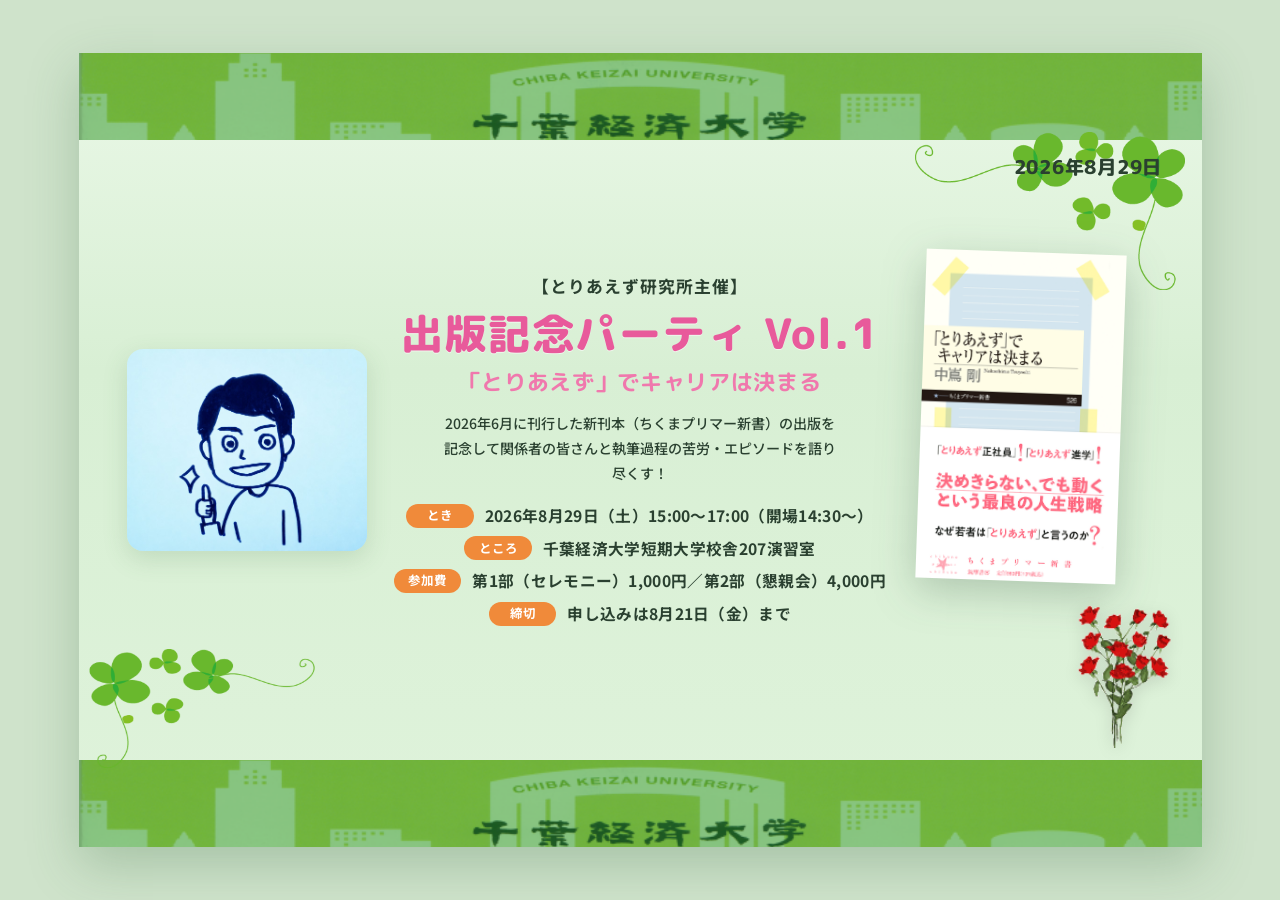
<file: flyer-party-chiba.html>
<!DOCTYPE html>
<html lang="ja">
<head>
  <meta charset="UTF-8" />
  <meta name="viewport" content="width=device-width, initial-scale=1" />
  <title>出版記念パーティ Vol.1 — フライヤー（千葉）</title>
  <link rel="preconnect" href="https://fonts.googleapis.com" />
  <link rel="preconnect" href="https://fonts.gstatic.com" crossorigin />
  <link href="https://fonts.googleapis.com/css2?family=M+PLUS+Rounded+1c:wght@500;700;800&family=Noto+Sans+JP:wght@400;500;700&display=swap" rel="stylesheet" />
  <style>
    :root {
      --mint: #d8efd4;
      --mint-deep: #7fbf78;
      --mint-band: #8fd189;
      --ink: #2a4030;
      --pink: #e85a9b;
      --pink-soft: #f078ad;
      --orange: #f08a3a;
      --white: #ffffff;
    }

    * { box-sizing: border-box; }
    html, body {
      margin: 0;
      padding: 0;
      background: #cfe3cb;
      font-family: "Noto Sans JP", sans-serif;
      color: var(--ink);
      -webkit-font-smoothing: antialiased;
    }

    .page-wrap {
      min-height: 100vh;
      display: grid;
      place-items: center;
      padding: 1.5rem 1rem;
    }

    .flyer {
      width: min(1123px, 100%);
      aspect-ratio: 297 / 210;
      position: relative;
      overflow: hidden;
      background: linear-gradient(180deg, #eaf8e7 0%, var(--mint) 40%, #dff3db 100%);
      box-shadow: 0 18px 48px rgba(60, 110, 70, 0.28);
    }

    .flyer__band {
      position: absolute;
      left: 0;
      right: 0;
      height: 11%;
      background: var(--mint-band);
      overflow: hidden;
    }

    .flyer__band--top { top: 0; }
    .flyer__band--bottom { bottom: 0; }

    .flyer__band img {
      width: 100%;
      height: 100%;
      object-fit: cover;
      object-position: center;
      opacity: 0.95;
      mix-blend-mode: multiply;
    }

    .flyer__clover {
      position: absolute;
      width: 22%;
      height: auto;
      z-index: 2;
      pointer-events: none;
    }

    .flyer__clover--tr {
      top: 10%;
      right: 1.5%;
      width: 24%;
    }

    .flyer__clover--bl {
      bottom: 10%;
      left: 1%;
      width: 20%;
      transform: scaleX(-1);
    }

    .flyer__inner {
      position: relative;
      z-index: 4;
      height: 100%;
      display: grid;
      grid-template-columns: 0.95fr 1.15fr 0.95fr;
      gap: 0.75rem;
      padding: 12% 3.5% 12%;
      align-items: center;
    }

    .flyer__caricature-wrap {
      display: flex;
      justify-content: center;
      align-items: center;
    }

    .flyer__caricature {
      width: min(100%, 240px);
      height: auto;
      border-radius: 1rem;
      background: rgba(255,255,255,0.55);
      box-shadow: 0 8px 24px rgba(70, 120, 80, 0.18);
    }

    .flyer__copy {
      text-align: center;
      padding: 0 0.4rem;
    }

    .flyer__host {
      margin: 0 0 0.55rem;
      font-size: clamp(0.85rem, 1.5vw, 1.05rem);
      font-weight: 700;
      letter-spacing: 0.06em;
      color: var(--ink);
    }

    .flyer__title {
      margin: 0 0 0.35rem;
      font-family: "M PLUS Rounded 1c", "Noto Sans JP", sans-serif;
      font-size: clamp(1.7rem, 3.6vw, 2.65rem);
      font-weight: 800;
      letter-spacing: 0.04em;
      line-height: 1.25;
      color: var(--pink);
      text-shadow: 0 1px 0 rgba(255,255,255,0.55);
    }

    .flyer__book-title {
      margin: 0 0 0.85rem;
      font-family: "M PLUS Rounded 1c", "Noto Sans JP", sans-serif;
      font-size: clamp(1rem, 2vw, 1.35rem);
      font-weight: 700;
      letter-spacing: 0.03em;
      color: var(--pink-soft);
    }

    .flyer__lead {
      margin: 0 auto 1.15rem;
      max-width: 28em;
      font-size: clamp(0.72rem, 1.2vw, 0.88rem);
      line-height: 1.75;
      font-weight: 500;
      color: var(--ink);
    }

    .flyer__meta {
      display: grid;
      gap: 0.55rem;
      justify-items: center;
      margin: 0;
    }

    .flyer__meta-row {
      display: flex;
      flex-wrap: nowrap;
      align-items: center;
      justify-content: center;
      gap: 0.55rem 0.7rem;
      max-width: 100%;
    }

    .flyer__label {
      display: inline-flex;
      align-items: center;
      justify-content: center;
      flex: 0 0 auto;
      min-width: 4.2rem;
      padding: 0.28rem 0.85rem;
      border-radius: 999px;
      background: var(--orange);
      color: var(--white);
      font-size: 0.78rem;
      font-weight: 700;
      letter-spacing: 0.08em;
      white-space: nowrap;
      line-height: 1.2;
    }

    .flyer__meta-row dd {
      margin: 0;
      flex: 1 1 auto;
      font-size: clamp(0.82rem, 1.35vw, 0.98rem);
      font-weight: 700;
      letter-spacing: 0.02em;
      color: var(--ink);
      white-space: nowrap;
    }

    .flyer__date {
      position: absolute;
      top: 12.5%;
      right: 3.5%;
      z-index: 5;
      margin: 0;
      font-family: "M PLUS Rounded 1c", sans-serif;
      font-size: clamp(0.95rem, 1.8vw, 1.2rem);
      font-weight: 800;
      color: var(--ink);
      letter-spacing: 0.04em;
    }

    .flyer__book-wrap {
      display: flex;
      justify-content: center;
      align-items: flex-start;
      padding: 0.4rem 1.5rem 4.5rem 0;
      position: relative;
      z-index: 4;
    }

    .flyer__book {
      width: min(100%, 200px);
      height: auto;
      filter: drop-shadow(0 12px 20px rgba(40, 70, 50, 0.25));
      transform: rotate(2deg);
    }

    .flyer__roses {
      position: absolute;
      right: 2.2%;
      left: auto;
      bottom: 12.5%;
      width: 9.5%;
      height: auto;
      z-index: 6;
      filter: drop-shadow(0 4px 8px rgba(0,0,0,0.12));
    }

    @media print {
      @page { size: A4 landscape; margin: 0; }
      html, body { background: white; }
      .page-wrap { padding: 0; min-height: auto; }
      .flyer {
        width: 297mm;
        height: 210mm;
        aspect-ratio: auto;
        box-shadow: none;
      }
    }

    @media (max-width: 860px) {
      .flyer {
        aspect-ratio: auto;
        min-height: 980px;
      }
      .flyer__inner {
        grid-template-columns: 1fr;
        padding: 14% 6% 14%;
        gap: 1.25rem;
      }
      .flyer__book { transform: none; width: min(55%, 200px); }
      .flyer__roses { right: 4%; left: auto; bottom: 10%; width: 14%; }
      .flyer__meta-row { flex-wrap: wrap; }
      .flyer__meta-row dd { white-space: normal; }
      .flyer__date { right: 6%; top: 12%; }
    }
  </style>
</head>
<body>
  <div class="page-wrap">
    <article class="flyer" aria-label="出版記念パーティ Vol.1 フライヤー">
      <div class="flyer__band flyer__band--top" aria-hidden="true">
        <img src="images/flyer-banner.png" alt="" />
      </div>
      <div class="flyer__band flyer__band--bottom" aria-hidden="true">
        <img src="images/flyer-banner.png" alt="" />
      </div>

      <img class="flyer__clover flyer__clover--tr" src="images/flyer-clover-clear.png" alt="" />
      <img class="flyer__clover flyer__clover--bl" src="images/flyer-clover2-clear.png" alt="" />
      <img class="flyer__roses" src="images/flyer-roses.gif" alt="" />

      <p class="flyer__date">2026年8月29日</p>

      <div class="flyer__inner">
        <div class="flyer__caricature-wrap">
          <img
            class="flyer__caricature"
            src="images/nakashima-caricature.png"
            alt="中嶌剛先生の似顔絵"
            width="320"
            height="268"
          />
        </div>

        <div class="flyer__copy">
          <p class="flyer__host">【とりあえず研究所主催】</p>
          <h1 class="flyer__title">出版記念パーティ Vol.1</h1>
          <p class="flyer__book-title">「とりあえず」でキャリアは決まる</p>
          <p class="flyer__lead">
            2026年6月に刊行した新刊本（ちくまプリマー新書）の出版を記念して関係者の皆さんと執筆過程の苦労・エピソードを語り尽くす！
          </p>
          <dl class="flyer__meta">
            <div class="flyer__meta-row">
              <dt class="flyer__label">とき</dt>
              <dd>2026年8月29日（土）15:00～17:00（開場14:30～）</dd>
            </div>
            <div class="flyer__meta-row">
              <dt class="flyer__label">ところ</dt>
              <dd>千葉経済大学短期大学校舎207演習室</dd>
            </div>
            <div class="flyer__meta-row">
              <dt class="flyer__label">参加費</dt>
              <dd>第1部（セレモニー）1,000円／第2部（懇親会）4,000円</dd>
            </div>
            <div class="flyer__meta-row">
              <dt class="flyer__label">締切</dt>
              <dd>申し込みは8月21日（金）まで</dd>
            </div>
          </dl>
        </div>

        <div class="flyer__book-wrap">
          <img
            class="flyer__book"
            src="images/toriaezu-career-book.png"
            alt="『「とりあえず」でキャリアは決まる』書影"
            width="440"
            height="700"
          />
        </div>
      </div>
    </article>
  </div>
</body>
</html>
</file>
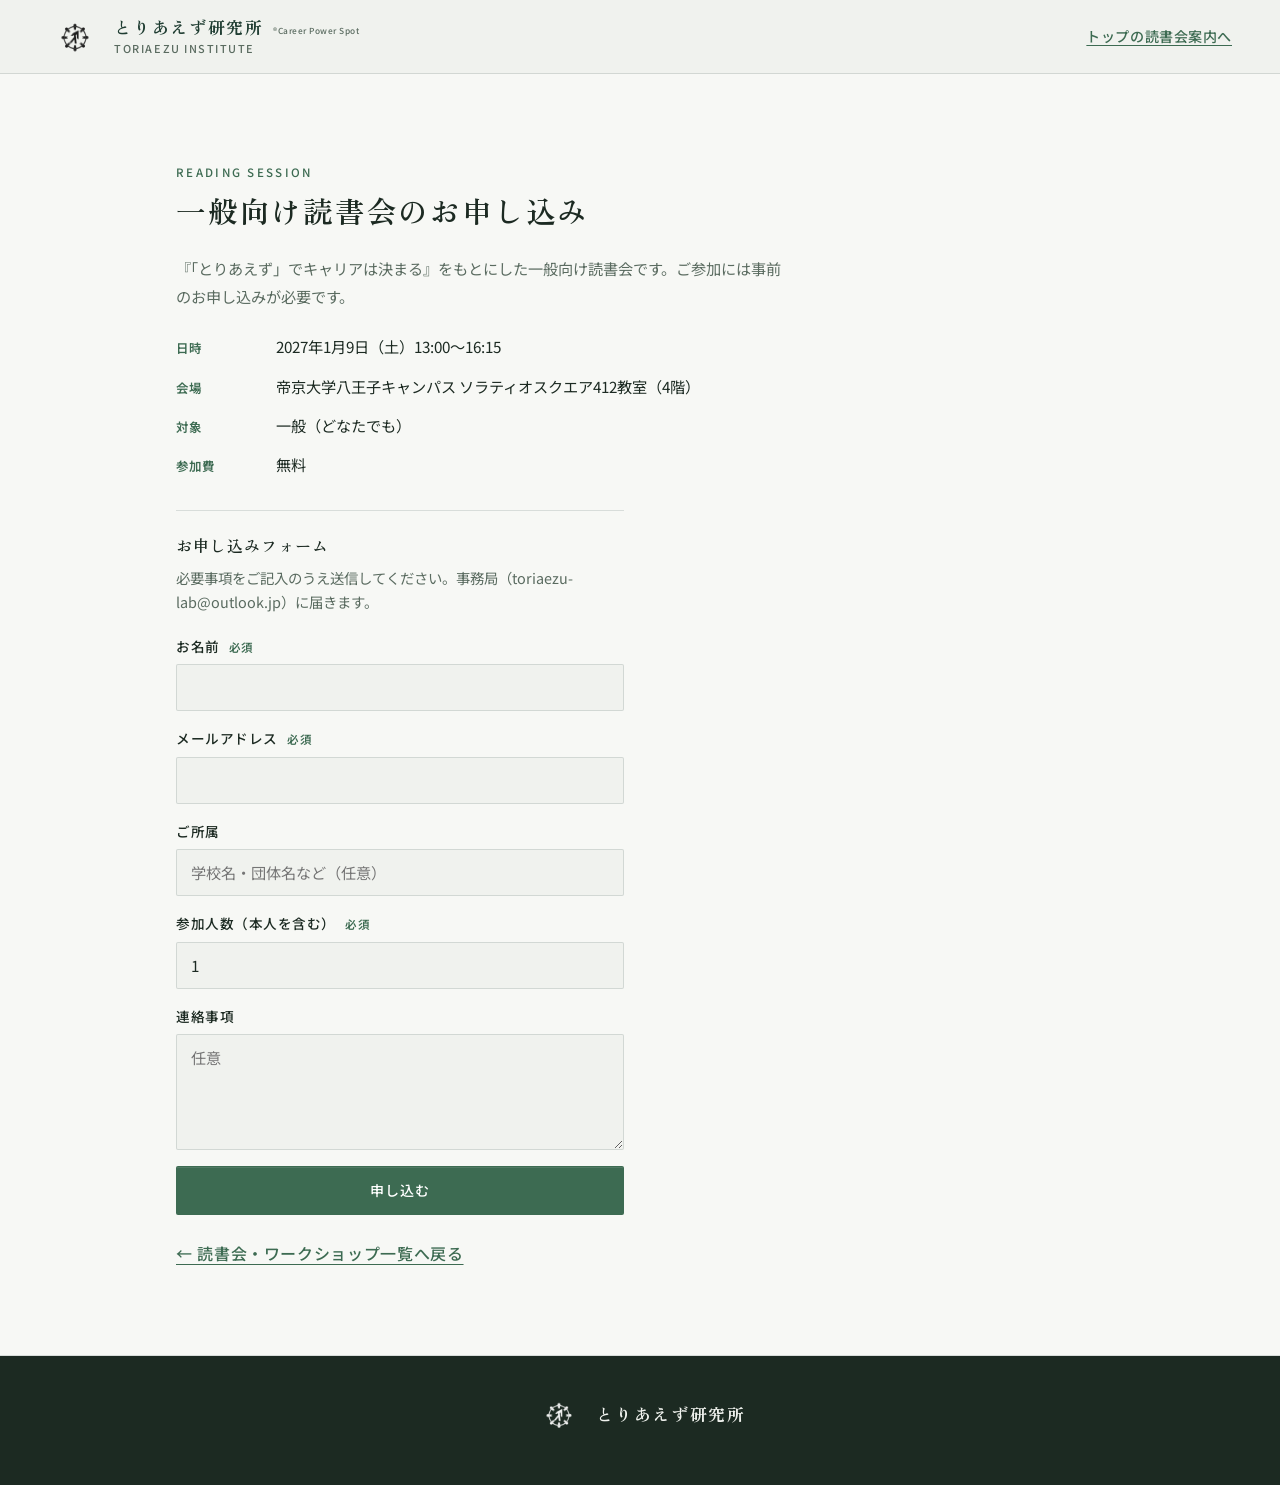
<file: reading-2027-01-09.html>
<!DOCTYPE html>
<html lang="ja">
<head>
  <meta charset="UTF-8" />
  <meta name="viewport" content="width=device-width, initial-scale=1" />
  <title>2027年1月9日 一般向け読書会｜とりあえず研究所</title>
  <meta
    name="description"
    content="2027年1月9日（土）帝京大学八王子キャンパスで開催する、一般向け読書会のお申し込みページです。"
  />
  <link rel="canonical" href="https://toriaezu-lab.jp/reading-2027-01-09.html" />
  <link rel="icon" href="/favicon.ico" sizes="any" />
  <link rel="icon" type="image/png" sizes="32x32" href="/favicon-32.png" />
  <link rel="apple-touch-icon" href="/apple-touch-icon.png" />
  <meta name="theme-color" content="#1f3d32" />
  <meta property="og:type" content="website" />
  <meta property="og:locale" content="ja_JP" />
  <meta property="og:site_name" content="とりあえず研究所" />
  <meta property="og:url" content="https://toriaezu-lab.jp/reading-2027-01-09.html" />
  <meta property="og:title" content="2027年1月9日 一般向け読書会｜とりあえず研究所" />
  <meta
    property="og:description"
    content="2027年1月9日（土）13:00～16:15、帝京大学八王子キャンパスで一般向け読書会を開催します。参加無料・要事前申込。"
  />
  <meta property="og:image" content="https://toriaezu-lab.jp/images/og-image.jpg" />
  <link rel="preconnect" href="https://fonts.googleapis.com" />
  <link rel="preconnect" href="https://fonts.gstatic.com" crossorigin />
  <link href="https://fonts.googleapis.com/css2?family=Noto+Sans+JP:wght@400;500;600&family=Zen+Old+Mincho:wght@500;600;700&display=swap" rel="stylesheet" />
  <link rel="stylesheet" href="styles.css" />
</head>
<body data-theme="mori">
  <header class="site-header">
    <a class="wordmark" href="./">
      <img
        class="wordmark__logo"
        src="images/toriaezu-logo.png"
        alt=""
        width="64"
        height="48"
      />
      <span class="wordmark__text">
        <span class="wordmark__brand-row">
          <span class="wordmark__name">とりあえず研究所</span>
          <span class="wordmark__tm"><span aria-hidden="true">®</span>Career Power Spot</span>
        </span>
        <span class="wordmark__en">TORIAEZU INSTITUTE</span>
      </span>
    </a>
    <a class="text-link signup-back" href="./#reading">トップの読書会案内へ</a>
  </header>

  <main>
    <section class="block block--elevated signup" aria-labelledby="signup-heading">
      <div class="block__frame">
        <header class="block__head">
          <p class="eyebrow">Reading Session</p>
          <h1 id="signup-heading">一般向け読書会のお申し込み</h1>
        </header>
        <div class="block__body">
          <p class="signup__lead">
            『「とりあえず」でキャリアは決まる』をもとにした一般向け読書会です。ご参加には事前のお申し込みが必要です。
          </p>

          <dl class="signup__facts">
            <div class="signup__fact">
              <dt>日時</dt>
              <dd><time datetime="2027-01-09T13:00">2027年1月9日（土）13:00～16:15</time></dd>
            </div>
            <div class="signup__fact">
              <dt>会場</dt>
              <dd>帝京大学八王子キャンパス ソラティオスクエア412教室（4階）</dd>
            </div>
            <div class="signup__fact">
              <dt>対象</dt>
              <dd>一般（どなたでも）</dd>
            </div>
            <div class="signup__fact">
              <dt>参加費</dt>
              <dd>無料</dd>
            </div>
          </dl>

          <div class="signup__panel" id="signup-form-panel">
            <h2 class="signup__panel-title">お申し込みフォーム</h2>
            <p class="signup__panel-lead">
              必要事項をご記入のうえ送信してください。事務局（toriaezu-lab@outlook.jp）に届きます。
            </p>

            <form
              class="signup__form"
              action="https://formsubmit.co/toriaezu-lab@outlook.jp"
              method="POST"
            >
              <input type="hidden" name="_subject" value="【申込】2027年1月9日 一般向け読書会" />
              <input type="hidden" name="_template" value="table" />
              <input
                type="hidden"
                name="_next"
                value="https://toriaezu-lab.jp/reading-2027-01-09.html?sent=1"
              />
              <input type="text" name="_honey" class="signup__honey" tabindex="-1" autocomplete="off" aria-hidden="true" />

              <div class="signup__field">
                <label for="name">お名前 <span class="signup__req">必須</span></label>
                <input id="name" name="お名前" type="text" required autocomplete="name" />
              </div>
              <div class="signup__field">
                <label for="email">メールアドレス <span class="signup__req">必須</span></label>
                <input id="email" name="email" type="email" required autocomplete="email" />
              </div>
              <div class="signup__field">
                <label for="affiliation">ご所属</label>
                <input id="affiliation" name="ご所属" type="text" autocomplete="organization" placeholder="学校名・団体名など（任意）" />
              </div>
              <div class="signup__field">
                <label for="party-size">参加人数（本人を含む） <span class="signup__req">必須</span></label>
                <input id="party-size" name="参加人数" type="number" min="1" max="20" value="1" required />
              </div>
              <div class="signup__field">
                <label for="message">連絡事項</label>
                <textarea id="message" name="連絡事項" rows="4" placeholder="任意"></textarea>
              </div>
              <button class="btn btn--primary" type="submit">申し込む</button>
            </form>
          </div>

          <div class="signup__panel signup__panel--thanks" id="signup-thanks" hidden>
            <h2 class="signup__panel-title">お申し込みを受け付けました</h2>
            <p class="signup__panel-lead">
              ご記入内容を事務局に送信しました。確認のご連絡をお待ちください。
            </p>
          </div>

          <p class="signup__foot">
            <a class="text-link" href="./#reading">← 読書会・ワークショップ一覧へ戻る</a>
          </p>
        </div>
      </div>
    </section>
  </main>

  <footer class="site-footer">
    <p class="wordmark wordmark--footer">
      <img
        class="wordmark__logo"
        src="images/toriaezu-logo.png"
        alt=""
        width="56"
        height="42"
      />
      <span class="wordmark__text">
        <span class="wordmark__name">とりあえず研究所</span>
      </span>
    </p>
  </footer>

  <script src="preview.js"></script>
  <script>
    (function () {
      if (new URLSearchParams(location.search).get("sent") === "1") {
        var formPanel = document.getElementById("signup-form-panel");
        var thanks = document.getElementById("signup-thanks");
        if (formPanel) formPanel.hidden = true;
        if (thanks) thanks.hidden = false;
      }
    })();
  </script>
</body>
</html>
</file>
<file: styles.css>
/* ============================================================
   とりあえず研究所 — 採用テーマ：案2 杜
   ============================================================ */

*,
*::before,
*::after {
  box-sizing: border-box;
}

html {
  --header-offset: 5.75rem;
  scroll-behavior: smooth;
  /* sticky ヘッダー分だけ、アンカー着地を下げる */
  scroll-padding-top: var(--header-offset);
}

body {
  margin: 0;
  font-family: var(--font-body);
  font-size: 1rem;
  line-height: 1.75;
  color: var(--ink);
  background: var(--bg);
  -webkit-font-smoothing: antialiased;
}

img {
  max-width: 100%;
  display: block;
}

a {
  color: inherit;
  text-decoration-thickness: 1px;
  text-underline-offset: 0.22em;
}

:focus {
  outline: none;
}

:focus-visible {
  outline: 2px solid var(--accent);
  outline-offset: 3px;
}

.btn:focus-visible,
.nav-toggle:focus-visible {
  outline-offset: 2px;
}

.hero .btn--ghost:focus-visible {
  outline-color: #fff;
}

.party__details-summary:focus-visible {
  outline-offset: 4px;
  border-radius: 2px;
}

h1,
h2 {
  font-family: var(--font-display);
  font-weight: 600;
  line-height: 1.35;
  letter-spacing: 0.04em;
  margin: 0 0 0.75rem;
}

h2 {
  font-size: clamp(1.5rem, 2.5vw, 2rem);
}

p {
  margin: 0 0 1rem;
}

/* ---------- Theme tokens（案2 杜） ---------- */

body[data-theme="mori"] {
  --font-display: "Zen Old Mincho", "Hiragino Mincho ProN", serif;
  --font-body: "Noto Sans JP", "Hiragino Sans", sans-serif;
  --bg: #f0f2ee;
  --bg-elevated: #f7f8f5;
  --ink: #1c2a22;
  --ink-muted: #5a6b60;
  --brand: #1f3d32;
  --accent: #3d6b52;
  --accent-soft: rgba(61, 107, 82, 0.14);
  --line: rgba(31, 61, 50, 0.14);
  --hero-veil: linear-gradient(
    105deg,
    rgba(18, 36, 28, 0.72) 0%,
    rgba(18, 36, 28, 0.42) 48%,
    rgba(18, 36, 28, 0.18) 100%
  );
  --hero-image: linear-gradient(160deg, #3a5c48 0%, #243d32 42%, #14241c 100%);
  --book-cover-bg: linear-gradient(160deg, #1f3d32, #3d6b52);
  --header-bg: rgba(240, 242, 238, 0.9);
  --party-bg: #e4e9e3;
  --footer-bg: #1c2a22;
  --footer-ink: #f0f2ee;
  --radius: 2px;
  --shadow-btn: 0 1px 0 rgba(255, 255, 255, 0.1) inset;
  --hero-image-tint: rgba(18, 45, 32, 0.28);
}

/* ---------- Header ---------- */

html {
  scroll-padding-top: 5.5rem;
}

.site-header {
  display: flex;
  align-items: center;
  justify-content: space-between;
  gap: 1rem;
  padding: 1rem clamp(1.25rem, 4vw, 3rem);
  position: sticky;
  top: 0;
  z-index: 30;
  background: var(--header-bg);
  backdrop-filter: blur(10px);
  border-bottom: 1px solid var(--line);
}

.wordmark {
  display: flex;
  flex-direction: row;
  align-items: center;
  gap: 0.75rem;
  text-decoration: none;
  color: var(--brand);
  line-height: 1.25;
  min-width: 0;
}

.wordmark__logo {
  display: block;
  width: auto;
  height: 2.55rem;
  flex-shrink: 0;
  filter: brightness(0);
  opacity: 0.88;
}

.wordmark__text {
  display: flex;
  flex-direction: column;
  align-items: flex-start;
  gap: 0.18rem;
  min-width: 0;
}

.wordmark__brand-row {
  display: flex;
  flex-wrap: wrap;
  align-items: baseline;
  gap: 0.35rem 0.6rem;
}

.wordmark__name {
  font-family: var(--font-display);
  font-size: 1.05rem;
  font-weight: 700;
  letter-spacing: 0.1em;
  line-height: 1.3;
  color: var(--brand);
}

.wordmark__tm {
  font-family: var(--font-body);
  font-size: 0.52rem;
  font-weight: 500;
  letter-spacing: 0.06em;
  color: var(--ink-muted);
  line-height: 1.3;
}

.wordmark__en {
  font-family: var(--font-body);
  font-size: 0.68rem;
  font-weight: 500;
  letter-spacing: 0.14em;
  color: var(--ink-muted);
  line-height: 1.35;
  text-transform: uppercase;
}

.nav-toggle {
  display: none;
  flex-shrink: 0;
  width: 2.75rem;
  height: 2.75rem;
  margin: 0;
  padding: 0;
  border: 1px solid var(--line);
  border-radius: 0.35rem;
  background: transparent;
  color: var(--brand);
  cursor: pointer;
  align-items: center;
  justify-content: center;
}

.nav-toggle__bars,
.nav-toggle__bars::before,
.nav-toggle__bars::after {
  display: block;
  width: 1.15rem;
  height: 1.5px;
  background: currentColor;
  border-radius: 1px;
  transition: transform 0.2s ease, opacity 0.2s ease;
}

.nav-toggle__bars {
  position: relative;
}

.nav-toggle__bars::before,
.nav-toggle__bars::after {
  content: "";
  position: absolute;
  left: 0;
}

.nav-toggle__bars::before {
  top: -0.35rem;
}

.nav-toggle__bars::after {
  top: 0.35rem;
}

.site-header.is-nav-open .nav-toggle__bars {
  background: transparent;
}

.site-header.is-nav-open .nav-toggle__bars::before {
  top: 0;
  transform: rotate(45deg);
}

.site-header.is-nav-open .nav-toggle__bars::after {
  top: 0;
  transform: rotate(-45deg);
}

.nav {
  display: flex;
  flex-wrap: wrap;
  gap: 0.35rem 1.15rem;
  font-size: 0.82rem;
  letter-spacing: 0.06em;
}

@media (max-width: 1100px) {
  .nav {
    gap: 0.3rem 0.85rem;
    font-size: 0.78rem;
    letter-spacing: 0.04em;
  }
}

.nav a {
  text-decoration: none;
  color: var(--ink-muted);
  transition: color 0.2s ease;
}

.nav a:hover {
  color: var(--brand);
}

@media (max-width: 720px) {
  .site-header {
    flex-wrap: wrap;
  }

  .nav-toggle {
    display: inline-flex;
    margin-left: auto;
  }

  .nav {
    display: none;
    flex-basis: 100%;
    flex-direction: column;
    gap: 0;
    padding: 0.35rem 0 0.65rem;
    border-top: 1px solid var(--line);
    margin-top: 0.35rem;
  }

  .site-header.is-nav-open .nav {
    display: flex;
  }

  .nav a {
    padding: 0.85rem 0.15rem;
    border-bottom: 1px solid var(--line);
    font-size: 0.95rem;
  }

  .nav a:last-child {
    border-bottom: none;
  }
}

body.is-nav-lock {
  overflow: hidden;
}

/* ---------- Hero ---------- */

.hero {
  position: relative;
  min-height: min(92vh, 820px);
  display: grid;
  align-items: end;
  color: #f7f7f5;
  overflow: hidden;
}

.hero__media {
  position: absolute;
  inset: 0;
}

.hero__image {
  position: absolute;
  inset: -4%;
  background-color: #1a2f4a;
  background-image:
    radial-gradient(ellipse 80% 60% at 70% 40%, rgba(255, 255, 255, 0.06), transparent 55%),
    linear-gradient(var(--hero-image-tint, rgba(20, 35, 55, 0.28)), var(--hero-image-tint, rgba(20, 35, 55, 0.28))),
    url("./images/hero-library.jpg");
  background-size: cover;
  background-position: center 40%;
  animation: hero-drift 28s ease-in-out infinite alternate;
}

.hero__image::after {
  content: "";
  position: absolute;
  inset: 0;
  background-image:
    linear-gradient(rgba(255, 255, 255, 0.03) 1px, transparent 1px),
    linear-gradient(90deg, rgba(255, 255, 255, 0.03) 1px, transparent 1px);
  background-size: 48px 48px;
  opacity: 0.35;
}

.hero__veil {
  position: absolute;
  inset: 0;
  background: var(--hero-veil);
}

.hero__content {
  position: relative;
  z-index: 1;
  padding: clamp(2.5rem, 8vh, 5rem) clamp(1.25rem, 4vw, 3rem) clamp(3rem, 8vh, 5.5rem);
  max-width: 40rem;
  animation: rise-in 0.9s ease-out both;
}

.hero__brand {
  display: flex;
  flex-direction: column;
  align-items: flex-start;
  gap: 0.4rem;
  margin: 0 0 1.35rem;
  font-weight: 700;
  line-height: 1.3;
}

.hero__brand-row {
  display: flex;
  flex-wrap: wrap;
  align-items: baseline;
  gap: 0.45rem 0.85rem;
}

.hero__name {
  font-family: var(--font-display);
  font-size: clamp(1.75rem, 4.5vw, 2.75rem);
  font-weight: 700;
  letter-spacing: 0.12em;
}

.hero__tm {
  margin: 0;
  font-family: var(--font-body);
  font-size: clamp(0.58rem, 1.4vw, 0.68rem);
  font-weight: 500;
  letter-spacing: 0.06em;
  opacity: 0.78;
  line-height: 1.3;
}

.hero__en {
  margin: 0;
  font-family: var(--font-body);
  font-size: clamp(0.82rem, 2vw, 1.05rem);
  font-weight: 500;
  letter-spacing: 0.16em;
  opacity: 0.82;
  line-height: 1.35;
  text-transform: uppercase;
}

.hero__title {
  font-family: var(--font-display);
  font-size: clamp(1.35rem, 3.2vw, 2rem);
  font-weight: 500;
  margin: 0 0 1rem;
  letter-spacing: 0.06em;
  line-height: 1.45;
}

.hero__lead {
  color: rgba(247, 247, 245, 0.86);
  font-size: 0.98rem;
  max-width: 28rem;
  margin-bottom: 1.75rem;
}

.hero__actions {
  display: flex;
  flex-wrap: wrap;
  gap: 0.75rem;
}

@keyframes hero-drift {
  from {
    transform: scale(1) translate(0, 0);
  }
  to {
    transform: scale(1.06) translate(-1.5%, 1%);
  }
}

@keyframes rise-in {
  from {
    opacity: 0;
    transform: translateY(18px);
  }
  to {
    opacity: 1;
    transform: translateY(0);
  }
}

/* ---------- Buttons ---------- */

.btn {
  display: inline-flex;
  align-items: center;
  justify-content: center;
  padding: 0.85rem 1.35rem;
  font-family: var(--font-body);
  font-size: 0.88rem;
  font-weight: 500;
  letter-spacing: 0.06em;
  text-decoration: none;
  border-radius: var(--radius);
  border: 1px solid transparent;
  transition: transform 0.2s ease, background 0.2s ease, color 0.2s ease, border-color 0.2s ease;
}

.btn:hover {
  transform: translateY(-1px);
}

.btn--primary {
  background: var(--accent);
  color: #fff;
  box-shadow: var(--shadow-btn);
}

.btn--primary:hover {
  filter: brightness(1.08);
}

.hero .btn--primary {
  background: #fff;
  color: var(--brand);
}

.hero .btn--ghost {
  border-color: rgba(255, 255, 255, 0.45);
  color: #fff;
  background: transparent;
}

.hero .btn--ghost:hover {
  background: rgba(255, 255, 255, 0.1);
}

.btn--accent {
  background: var(--accent);
  color: #fff;
  box-shadow: var(--shadow-btn);
}

.btn--accent:hover {
  filter: brightness(1.08);
}

.btn--small {
  padding: 0.55rem 1rem;
  font-size: 0.8rem;
  background: var(--brand);
  color: #fff;
}

.btn--small:hover {
  background: var(--accent);
}

.btn--disabled,
.btn[aria-disabled="true"] {
  background: color-mix(in srgb, var(--brand) 35%, var(--line));
  color: color-mix(in srgb, var(--ink) 45%, transparent);
  box-shadow: none;
  cursor: not-allowed;
  pointer-events: none;
}

.btn--small.btn--disabled:hover,
.btn--small[aria-disabled="true"]:hover {
  background: color-mix(in srgb, var(--brand) 35%, var(--line));
}

/* ---------- Unified content blocks ---------- */

.content-rail {
  width: 100%;
}

.block {
  padding: clamp(3.5rem, 8vw, 5.5rem) clamp(1.25rem, 4vw, 3rem);
  background: var(--bg);
  border-bottom: 1px solid var(--line);
}

.block--elevated {
  background: var(--bg-elevated);
}

.block--party {
  background: var(--party-bg);
}

/* ---------- Updates strip（ヒーロー直下） ---------- */

.updates {
  padding: 1rem clamp(1.25rem, 4vw, 3rem);
  background: var(--bg);
  border-bottom: 1px solid var(--line);
}

.updates__frame {
  max-width: 58rem;
  margin: 0 auto;
  display: grid;
  grid-template-columns: auto minmax(0, 1fr);
  gap: 0.65rem 1.25rem;
  align-items: baseline;
}

.updates__label {
  margin: 0;
  font-size: 0.72rem;
  font-weight: 600;
  letter-spacing: 0.16em;
  text-transform: none;
  color: var(--accent);
  white-space: nowrap;
}

.updates__list {
  list-style: none;
  margin: 0;
  padding: 0;
  display: grid;
  gap: 0.45rem;
}

.updates__list a {
  display: flex;
  flex-wrap: wrap;
  align-items: baseline;
  gap: 0.35rem 0.85rem;
  text-decoration: none;
  color: var(--ink);
}

.updates__list a:hover .updates__title {
  color: var(--accent);
}

.updates__list time {
  font-size: 0.82rem;
  color: var(--ink-muted);
  letter-spacing: 0.04em;
  white-space: nowrap;
}

.updates__kind {
  font-size: 0.72rem;
  font-weight: 600;
  letter-spacing: 0.08em;
  color: var(--accent);
  white-space: nowrap;
}

.updates__title {
  font-size: 0.92rem;
  letter-spacing: 0.04em;
  line-height: 1.55;
  transition: color 0.2s ease;
}

@media (max-width: 640px) {
  .updates__frame {
    grid-template-columns: 1fr;
    gap: 0.45rem;
  }
}

.block__frame {
  max-width: 58rem;
  margin: 0 auto;
}

.block__head {
  margin-bottom: 1.5rem;
}

.block__head h2 {
  margin-bottom: 0;
}

.block__body > p:last-child {
  margin-bottom: 0;
}

.eyebrow {
  margin: 0 0 0.5rem;
  font-size: 0.72rem;
  letter-spacing: 0.2em;
  text-transform: uppercase;
  color: var(--accent);
  font-family: var(--font-body);
  font-weight: 500;
}

.band__text {
  color: var(--ink-muted);
  margin: 0 0 1rem;
}

.band__text:last-child {
  margin-bottom: 0;
}

/* ---------- Profile（二柱・カードなし） ---------- */

.profile__layout {
  display: grid;
  grid-template-columns: 13rem minmax(0, 1fr);
  column-gap: 1.5rem;
  row-gap: 0.9rem;
  align-items: start;
}

.profile__portrait {
  margin: 0;
  width: 100%;
}

@media (max-width: 800px) {
  .profile__layout {
    grid-template-columns: 1fr;
    max-width: 36em;
  }

  .profile__portrait {
    width: min(100%, 13rem);
  }

  .profile__body {
    padding-top: 1.1rem;
  }
}

.profile__photo {
  aspect-ratio: 4 / 5;
  width: 100%;
  height: auto;
  object-fit: cover;
  object-position: center top;
  display: block;
  background: var(--bg-elevated);
}

.profile__body {
  border-top: 1px solid var(--line);
  padding-top: 1.75rem;
}

.profile__name {
  margin: 0 0 0.35rem;
  font-family: var(--font-display);
  font-size: clamp(1.75rem, 3vw, 2.25rem);
  font-weight: 600;
  letter-spacing: 0.14em;
  line-height: 1.35;
}

.profile__reading {
  margin: 0 0 0.85rem;
  font-size: 0.82rem;
  letter-spacing: 0.18em;
  color: var(--ink-muted);
}

.profile__role {
  margin: 0 0 1.35rem;
  font-size: 0.95rem;
  letter-spacing: 0.04em;
  color: var(--brand);
  font-weight: 500;
  padding-bottom: 1.35rem;
  border-bottom: 1px solid var(--line);
}

.profile__bio {
  color: var(--ink-muted);
  margin: 0 0 0.85rem;
  max-width: 36em;
}

.profile__bio:last-of-type {
  margin-bottom: 1.75rem;
}

.profile__links {
  margin: 0;
  display: flex;
  flex-wrap: wrap;
  gap: 0.65rem 1.35rem;
  align-items: baseline;
}

.profile__link-pending {
  font-size: 0.92rem;
  letter-spacing: 0.04em;
  color: var(--ink-muted);
}

/* ---------- Officers（役職一覧・カードなし） ---------- */

.officers__lead {
  margin: 0 0 1.75rem;
  color: var(--ink-muted);
  max-width: 32em;
}

.officers__list {
  margin: 0;
  padding: 0;
  max-width: 40rem;
}

.officers__row {
  display: grid;
  grid-template-columns: 5.5rem 1fr;
  gap: 1.25rem;
  padding: 1rem 0;
  border-bottom: 1px solid var(--line);
  align-items: baseline;
}

.officers__row:first-child {
  border-top: 1px solid var(--line);
}

.officers__row dt {
  margin: 0;
  font-size: 0.78rem;
  letter-spacing: 0.12em;
  color: var(--accent);
  font-weight: 500;
}

.officers__row dd {
  margin: 0;
  display: flex;
  flex-direction: column;
  gap: 0.3rem;
  font-family: var(--font-display);
  font-size: 1.05rem;
  letter-spacing: 0.12em;
  color: var(--ink);
  font-weight: 600;
}

.officers__name {
  display: block;
}

.officers__affiliation {
  display: block;
  font-family: var(--font-body);
  font-size: 0.82rem;
  font-weight: 400;
  letter-spacing: 0.04em;
  color: var(--ink-muted);
  line-height: 1.5;
}

.officers__subhead {
  margin: 2.25rem 0 0.75rem;
  font-family: var(--font-display);
  font-size: 1.05rem;
  font-weight: 600;
  letter-spacing: 0.1em;
  color: var(--brand);
}

/* ---------- Book ---------- */

.book__layout {
  display: grid;
  grid-template-columns: minmax(0, 0.9fr) minmax(0, 1.1fr);
  gap: clamp(1.5rem, 4vw, 3rem);
  align-items: start;
}

@media (max-width: 800px) {
  .book__layout {
    grid-template-columns: 1fr;
  }
}

.book__visual {
  display: flex;
  justify-content: center;
}

.book__figure {
  margin: 0;
  width: min(100%, 240px);
}

.book__cover-img {
  width: 100%;
  height: auto;
  display: block;
  box-shadow:
    8px 12px 28px rgba(0, 0, 0, 0.16),
    0 1px 0 rgba(255, 255, 255, 0.4) inset;
  animation: cover-in 1s 0.15s ease-out both;
}

.book__title {
  margin: 0 0 0.85rem;
  font-family: var(--font-display);
  font-size: clamp(1.15rem, 2vw, 1.4rem);
  font-weight: 600;
  letter-spacing: 0.06em;
  line-height: 1.45;
  color: var(--ink);
}

.book__copy p {
  color: var(--ink-muted);
}

.book__copy .book__meta {
  color: var(--brand);
}

.book__copy .book__hook {
  color: var(--ink);
}

.book__meta {
  margin: 0 0 0.85rem;
  font-size: 0.88rem;
  letter-spacing: 0.04em;
  color: var(--brand);
  font-weight: 500;
}

.book__hook {
  margin: 0 0 0.85rem;
  font-family: var(--font-display);
  font-size: 1.02rem;
  font-weight: 600;
  letter-spacing: 0.04em;
  line-height: 1.6;
  color: var(--ink);
}

.book__copy .btn {
  margin: 0.35rem 0 1rem;
}

.book__stores {
  display: flex;
  flex-wrap: wrap;
  align-items: baseline;
  gap: 0.35rem 0.95rem;
  margin: 0;
  font-size: 0.88rem;
}

.book__stores-label {
  color: var(--ink-muted);
  letter-spacing: 0.06em;
}

.book__stores a {
  color: var(--accent);
  font-weight: 500;
  text-decoration: none;
  letter-spacing: 0.04em;
}

.book__stores a:hover {
  text-decoration: underline;
}

.book__panel {
  margin-top: clamp(2rem, 4vw, 2.75rem);
  padding-top: clamp(1.5rem, 3vw, 2rem);
  border-top: 1px solid var(--line);
}

.book__subhead {
  margin: 0 0 1rem;
  font-family: var(--font-display);
  font-size: 1.05rem;
  font-weight: 600;
  letter-spacing: 0.08em;
  color: var(--brand);
}

.book__audience {
  list-style: none;
  margin: 0;
  padding: 0;
}

.book__audience li {
  padding: 0.85rem 0 0.85rem 1.1rem;
  border-bottom: 1px solid var(--line);
  color: var(--ink);
  letter-spacing: 0.04em;
  position: relative;
}

.book__audience li:first-child {
  border-top: 1px solid var(--line);
}

.book__audience li::before {
  content: "";
  position: absolute;
  left: 0;
  top: 1.15rem;
  width: 0.4rem;
  height: 0.4rem;
  border-radius: 50%;
  background: var(--accent);
}

.book__toc {
  list-style: none;
  margin: 0 0 1.5rem;
  padding: 0;
}

.book__toc li {
  padding: 0.55rem 0;
  border-bottom: 1px solid var(--line);
  color: var(--ink);
  letter-spacing: 0.04em;
  line-height: 1.55;
}

.book__toc li:first-child {
  border-top: 1px solid var(--line);
}

.book__excerpt {
  margin: 0 0 1.15rem;
  padding: 0 0 0 1.1rem;
  border-left: 2px solid var(--accent);
}

.book__excerpt p {
  margin: 0 0 0.65rem;
  color: var(--ink);
  line-height: 1.8;
}

.book__excerpt footer {
  font-size: 0.82rem;
  color: var(--ink-muted);
  letter-spacing: 0.08em;
}

.book__sample {
  margin: 0;
}

.book__voices {
  list-style: none;
  margin: 0;
  padding: 0;
  display: grid;
  grid-template-columns: 1fr 1fr;
  gap: 1.5rem 2rem;
}

@media (max-width: 800px) {
  .book__voices {
    grid-template-columns: 1fr;
  }
}

.book__quote {
  margin: 0;
}

.book__quote p {
  margin: 0 0 0.75rem;
  color: var(--ink);
  line-height: 1.8;
}

.book__quote footer {
  font-size: 0.82rem;
  color: var(--ink-muted);
  letter-spacing: 0.08em;
}

.book__cta {
  margin: clamp(2rem, 4vw, 2.75rem) 0 0;
  padding-top: clamp(1.5rem, 3vw, 2rem);
  border-top: 1px solid var(--line);
}

.book__teaser {
  max-width: 36em;
}

.book__teaser p {
  color: var(--ink-muted);
}

.book__teaser .book__title {
  color: var(--ink);
}

.works {
  margin-top: 0;
}

.works__subhead {
  margin: 0 0 1rem;
  font-family: var(--font-display);
  font-size: 1.05rem;
  font-weight: 600;
  letter-spacing: 0.08em;
  color: var(--brand);
}

.works__list {
  list-style: none;
  margin: 0;
  padding: 0;
}

.works__list li {
  display: grid;
  grid-template-columns: 3.5rem minmax(0, 1fr);
  column-gap: 0.85rem;
  row-gap: 0.2rem;
  padding: 0.95rem 0;
  border-bottom: 1px solid var(--line);
}

.works__list li:first-child {
  border-top: 1px solid var(--line);
}

.works__kind {
  grid-row: 1 / span 2;
  align-self: start;
  margin-top: 0.15rem;
  font-size: 0.72rem;
  font-weight: 600;
  letter-spacing: 0.08em;
  color: var(--accent);
}

.works__title {
  font-size: 0.95rem;
  line-height: 1.55;
  color: var(--ink);
}

.works__meta {
  font-size: 0.82rem;
  color: var(--ink-muted);
  line-height: 1.45;
}

.works__more {
  margin: 1.15rem 0 0;
}

@keyframes cover-in {
  from {
    opacity: 0;
    transform: translateY(12px) rotate(-1deg);
  }
  to {
    opacity: 1;
    transform: translateY(0) rotate(0);
  }
}

.text-link {
  color: var(--accent);
  font-weight: 500;
  letter-spacing: 0.04em;
}

.party__lead {
  color: var(--ink-muted);
  margin-bottom: 1.75rem;
}

.party__list {
  list-style: none;
  margin: 0;
  padding: 0;
  display: grid;
  gap: 0;
  border-top: 1px solid var(--line);
}

.party__item {
  display: grid;
  grid-template-columns: 5.5rem 1fr;
  gap: 1rem;
  align-items: center;
  padding: 1.15rem 0;
  border-bottom: 1px solid var(--line);
}

.party__num {
  font-family: var(--font-display);
  font-size: 1rem;
  letter-spacing: 0.08em;
  color: var(--brand);
}

.party__meta {
  margin: 0 0 0.85rem;
  color: var(--ink-muted);
  font-size: 0.92rem;
  display: flex;
  flex-direction: column;
  gap: 0.2rem;
}

.party__when,
.party__where,
.party__snapshot,
.party__deadline {
  display: block;
  line-height: 1.5;
}

.party__when {
  color: var(--ink);
  font-weight: 500;
}

.party__item--detailed {
  align-items: start;
}

.party__main {
  min-width: 0;
}

.party__snapshot,
.party__deadline {
  color: var(--ink-muted);
  max-width: 40em;
}

.party__deadline {
  font-size: 0.9em;
  font-weight: 400;
  letter-spacing: 0.02em;
  opacity: 0.9;
}

.party__actions {
  display: flex;
  flex-wrap: wrap;
  align-items: center;
  gap: 0.85rem 1.15rem;
}

.party__details {
  margin-top: 1rem;
}

.party__details-summary {
  cursor: pointer;
  list-style: none;
  display: inline-flex;
  align-items: center;
  gap: 0.4rem;
  font-size: 0.88rem;
  font-weight: 500;
  letter-spacing: 0.06em;
  color: var(--accent);
  user-select: none;
}

.party__details-summary::-webkit-details-marker {
  display: none;
}

.party__details-summary::after {
  content: "＋";
  font-size: 0.75rem;
  line-height: 1;
}

.party__details[open] .party__details-summary::after {
  content: "−";
}

.party__details-summary:hover {
  text-decoration: underline;
  text-underline-offset: 0.22em;
}

.party__details-body {
  margin-top: 1.35rem;
  padding-top: 0.25rem;
  display: grid;
  gap: 1.75rem;
  max-width: 40rem;
}

.party__block-title {
  margin: 0 0 0.75rem;
  font-family: var(--font-display);
  font-size: 1rem;
  font-weight: 600;
  letter-spacing: 0.1em;
  color: var(--brand);
}

.party__plain-list,
.party__notes,
.party__program {
  margin: 0;
  padding: 0;
  color: var(--ink-muted);
  font-size: 0.92rem;
  line-height: 1.7;
}

.party__plain-list {
  list-style: none;
}

.party__plain-list li {
  position: relative;
  padding-left: 1rem;
  margin-bottom: 0.4rem;
}

.party__plain-list li::before {
  content: "・";
  position: absolute;
  left: 0;
  color: var(--accent);
}

.party__notes {
  list-style: none;
  margin-top: 0.85rem;
  padding-top: 0.85rem;
  border-top: 1px solid var(--line);
}

.party__notes li {
  position: relative;
  padding-left: 1.1rem;
  margin-bottom: 0.4rem;
  font-size: 0.86rem;
}

.party__notes li::before {
  content: "＊";
  position: absolute;
  left: 0;
  color: var(--accent);
}

.party__fee {
  margin: 0;
}

.party__fee-row {
  display: grid;
  grid-template-columns: 6.5rem 1fr;
  gap: 0.75rem;
  padding: 0.55rem 0;
  border-bottom: 1px solid var(--line);
  align-items: baseline;
}

.party__fee-row:first-child {
  border-top: 1px solid var(--line);
}

.party__fee-row dt {
  margin: 0;
  font-size: 0.78rem;
  letter-spacing: 0.1em;
  color: var(--accent);
  font-weight: 500;
}

.party__fee-row dd {
  margin: 0;
  font-size: 0.92rem;
  color: var(--ink);
}

.party__note-inline {
  margin: 0.75rem 0 0;
  font-size: 0.86rem;
  color: var(--ink-muted);
  line-height: 1.6;
}

.party__program {
  list-style: none;
  counter-reset: program;
}

.party__program li {
  counter-increment: program;
  display: grid;
  grid-template-columns: 1.75rem 1fr;
  gap: 0.5rem;
  padding: 0.4rem 0;
  border-bottom: 1px solid var(--line);
}

.party__program li:first-child {
  border-top: 1px solid var(--line);
}

.party__program li::before {
  content: counter(program);
  font-family: var(--font-display);
  font-size: 0.85rem;
  color: var(--accent);
  letter-spacing: 0.04em;
}

.party__flyer-link {
  margin: 0.85rem 0 0;
  font-size: 0.88rem;
}

.party__item--pending .party__meta {
  color: var(--ink-muted);
}

.party__status {
  margin: 0.35rem 0 0;
  font-size: 0.82rem;
  font-weight: 600;
  letter-spacing: 0.04em;
  color: var(--ink-muted);
}

.party__item--closed .party__deadline {
  font-weight: 600;
  letter-spacing: 0.06em;
  color: var(--brand);
}

.party__report {
  margin: 1.15rem 0 0.25rem;
  padding-top: 1.15rem;
  border-top: 1px solid var(--line);
}

.party__report-text {
  margin: 0 0 1.15rem;
  color: var(--ink-muted);
  font-size: 0.95rem;
  line-height: 1.8;
  max-width: 40em;
}

.party__gallery {
  list-style: none;
  margin: 0;
  padding: 0;
  display: grid;
  grid-template-columns: repeat(2, minmax(0, 1fr));
  gap: 0.85rem 0.75rem;
  align-items: start;
}

.party__gallery figure {
  margin: 0;
}

.party__gallery img {
  width: 100%;
  height: auto;
  max-width: 100%;
  display: block;
  background: var(--bg-elevated);
  border: 1px solid var(--line);
}

.party__gallery-item--wide {
  grid-column: 1 / -1;
}

.party__gallery figcaption {
  margin: 0.4rem 0 0;
  font-size: 0.78rem;
  letter-spacing: 0.04em;
  color: var(--ink-muted);
  line-height: 1.5;
}

.party__report + .party__details {
  margin-top: 1.35rem;
}

@media (max-width: 560px) {
  .party__gallery {
    grid-template-columns: 1fr;
  }
}

/* ---------- Activity reports ---------- */

.report + .report {
  margin-top: 2.75rem;
  padding-top: 2.5rem;
  border-top: 1px solid var(--line);
}

.report__meta {
  display: flex;
  flex-wrap: wrap;
  align-items: baseline;
  gap: 0.4rem 0.85rem;
  margin: 0 0 0.55rem;
}

.report__meta time {
  font-size: 0.82rem;
  letter-spacing: 0.04em;
  color: var(--ink-muted);
}

.report__kind {
  font-size: 0.72rem;
  font-weight: 600;
  letter-spacing: 0.08em;
  color: var(--accent);
}

.report__title {
  margin: 0 0 0.65rem;
  font-family: var(--font-display);
  font-size: clamp(1.15rem, 2vw, 1.4rem);
  font-weight: 600;
  letter-spacing: 0.06em;
  line-height: 1.45;
  color: var(--ink);
}

.report__facts,
.report__talk {
  margin: 0 0 0.35rem;
  font-size: 0.88rem;
  letter-spacing: 0.03em;
  color: var(--ink-muted);
  line-height: 1.65;
}

.report__text {
  margin: 0.85rem 0 1.25rem;
  color: var(--ink-muted);
  font-size: 0.95rem;
  line-height: 1.8;
  max-width: 40em;
}

.report__subhead {
  margin: 0 0 0.45rem;
  font-size: 0.88rem;
  font-weight: 600;
  letter-spacing: 0.06em;
  color: var(--ink);
}

.report__voices {
  margin: 0 0 1.25rem;
  padding-left: 1.2em;
  color: var(--ink-muted);
  font-size: 0.95rem;
  line-height: 1.8;
  max-width: 40em;
}

.report__gallery {
  list-style: none;
  margin: 0;
  padding: 0;
  display: grid;
  grid-template-columns: repeat(2, minmax(0, 1fr));
  gap: 0.85rem 0.75rem;
  align-items: start;
}

.report__gallery figure {
  margin: 0;
}

.report__gallery img {
  width: 100%;
  height: auto;
  max-width: 100%;
  display: block;
  background: var(--bg-elevated);
  border: 1px solid var(--line);
}

.report__gallery-item--wide {
  grid-column: 1 / -1;
}

.report__gallery figcaption {
  margin: 0.4rem 0 0;
  font-size: 0.78rem;
  letter-spacing: 0.04em;
  color: var(--ink-muted);
  line-height: 1.5;
}

@media (max-width: 560px) {
  .report__gallery {
    grid-template-columns: 1fr;
  }
}

/* ---------- Reading signup page ---------- */

.signup-back {
  margin-left: auto;
  font-size: 0.88rem;
  white-space: nowrap;
}

.signup h1 {
  margin: 0;
  font-family: var(--font-display);
  font-size: clamp(1.35rem, 3vw, 1.85rem);
  font-weight: 600;
  letter-spacing: 0.06em;
  line-height: 1.4;
  color: var(--ink);
}

.signup__lead {
  margin: 0 0 1.5rem;
  color: var(--ink-muted);
  font-size: 0.95rem;
  line-height: 1.8;
  max-width: 40em;
}

.signup__facts {
  margin: 0 0 2rem;
  padding: 0;
  display: grid;
  gap: 0.85rem 1.5rem;
  max-width: 40em;
}

.signup__fact {
  display: grid;
  grid-template-columns: 5.5rem 1fr;
  gap: 0.75rem;
  align-items: baseline;
}

.signup__fact dt {
  margin: 0;
  font-size: 0.78rem;
  font-weight: 600;
  letter-spacing: 0.08em;
  color: var(--accent);
}

.signup__fact dd {
  margin: 0;
  color: var(--ink);
  font-size: 0.95rem;
  line-height: 1.65;
}

.signup__panel {
  margin: 0 0 1.5rem;
  padding: 1.5rem 0 0;
  border-top: 1px solid var(--line);
  max-width: 28rem;
}

.signup__panel-title {
  margin: 0 0 0.55rem;
  font-size: 1rem;
  font-weight: 600;
  letter-spacing: 0.06em;
  color: var(--ink);
}

.signup__panel-lead {
  margin: 0 0 1.25rem;
  color: var(--ink-muted);
  font-size: 0.9rem;
  line-height: 1.7;
}

.signup__form {
  display: grid;
  gap: 1rem;
}

.signup__field {
  display: grid;
  gap: 0.35rem;
}

.signup__field label {
  font-size: 0.85rem;
  font-weight: 500;
  letter-spacing: 0.04em;
  color: var(--ink);
}

.signup__req {
  margin-left: 0.35rem;
  font-size: 0.72rem;
  font-weight: 600;
  letter-spacing: 0.06em;
  color: var(--accent);
}

.signup__field input,
.signup__field textarea {
  width: 100%;
  box-sizing: border-box;
  padding: 0.7rem 0.85rem;
  border: 1px solid var(--line);
  border-radius: var(--radius);
  background: var(--bg);
  color: var(--ink);
  font-family: var(--font-body);
  font-size: 0.95rem;
  line-height: 1.5;
}

.signup__field input:focus,
.signup__field textarea:focus {
  outline: 2px solid color-mix(in srgb, var(--accent) 55%, transparent);
  outline-offset: 1px;
}

.signup__honey {
  position: absolute;
  left: -9999px;
  opacity: 0;
  height: 0;
  width: 0;
  overflow: hidden;
}

.signup__foot {
  margin: 1.5rem 0 0;
}

@media (max-width: 560px) {
  .signup-back {
    display: none;
  }

  .signup__fact {
    grid-template-columns: 1fr;
    gap: 0.2rem;
  }
}

/* ---------- Outreach ---------- */

.outreach__lead {
  margin: 0 0 1.75rem;
  color: var(--ink-muted);
  font-size: 0.95rem;
  line-height: 1.8;
  max-width: 40em;
}

.outreach__grid {
  display: grid;
  grid-template-columns: repeat(2, minmax(0, 1fr));
  gap: 1.5rem 2rem;
}

.outreach__block {
  margin-bottom: 1.5rem;
}

.outreach__title {
  margin: 0 0 0.6rem;
  font-size: 0.95rem;
  font-weight: 600;
  letter-spacing: 0.06em;
  color: var(--ink);
}

.outreach__steps {
  margin: 0;
  padding-left: 1.4em;
  color: var(--ink-muted);
  font-size: 0.92rem;
  line-height: 1.7;
}

.outreach__steps li {
  margin-bottom: 0.4rem;
}

.outreach__actions {
  margin-top: 0.5rem;
}

.outreach__note {
  margin: 1rem 0 0;
  color: var(--ink-muted);
  font-size: 0.88rem;
  line-height: 1.8;
}

@media (max-width: 560px) {
  .outreach__grid {
    grid-template-columns: 1fr;
    gap: 0;
  }
}

.block#contact .block__body > p {
  color: var(--ink-muted);
}

.contact__mail {
  margin-top: 1.25rem;
}

.site-footer {
  padding: 2.5rem clamp(1.25rem, 4vw, 3rem);
  background: var(--footer-bg);
  color: var(--footer-ink);
  text-align: center;
}

.wordmark--footer {
  color: var(--footer-ink);
  margin: 0 auto 0.75rem;
  display: inline-flex;
  justify-content: center;
}

.wordmark--footer .wordmark__name {
  color: var(--footer-ink);
}

.wordmark--footer .wordmark__logo {
  filter: none;
  opacity: 0.95;
  height: 2.35rem;
}

.site-footer__sub {
  margin: 0;
  font-size: 0.82rem;
  opacity: 0.75;
}

.site-footer__sub a {
  text-decoration: none;
}

.site-footer__sub a:hover {
  opacity: 1;
  text-decoration: underline;
}

/* Theme transition softens the switch for comparison */
body,
.site-header,
.block,
.site-footer,
.btn,
.hero__image,
.hero__veil,
.book__cover-img,
.profile__photo {
  transition:
    background 0.35s ease,
    color 0.35s ease,
    border-color 0.35s ease,
    filter 0.35s ease;
}

@media (prefers-reduced-motion: reduce) {
  *,
  *::before,
  *::after {
    animation: none !important;
    transition: none !important;
  }
}
</file>
